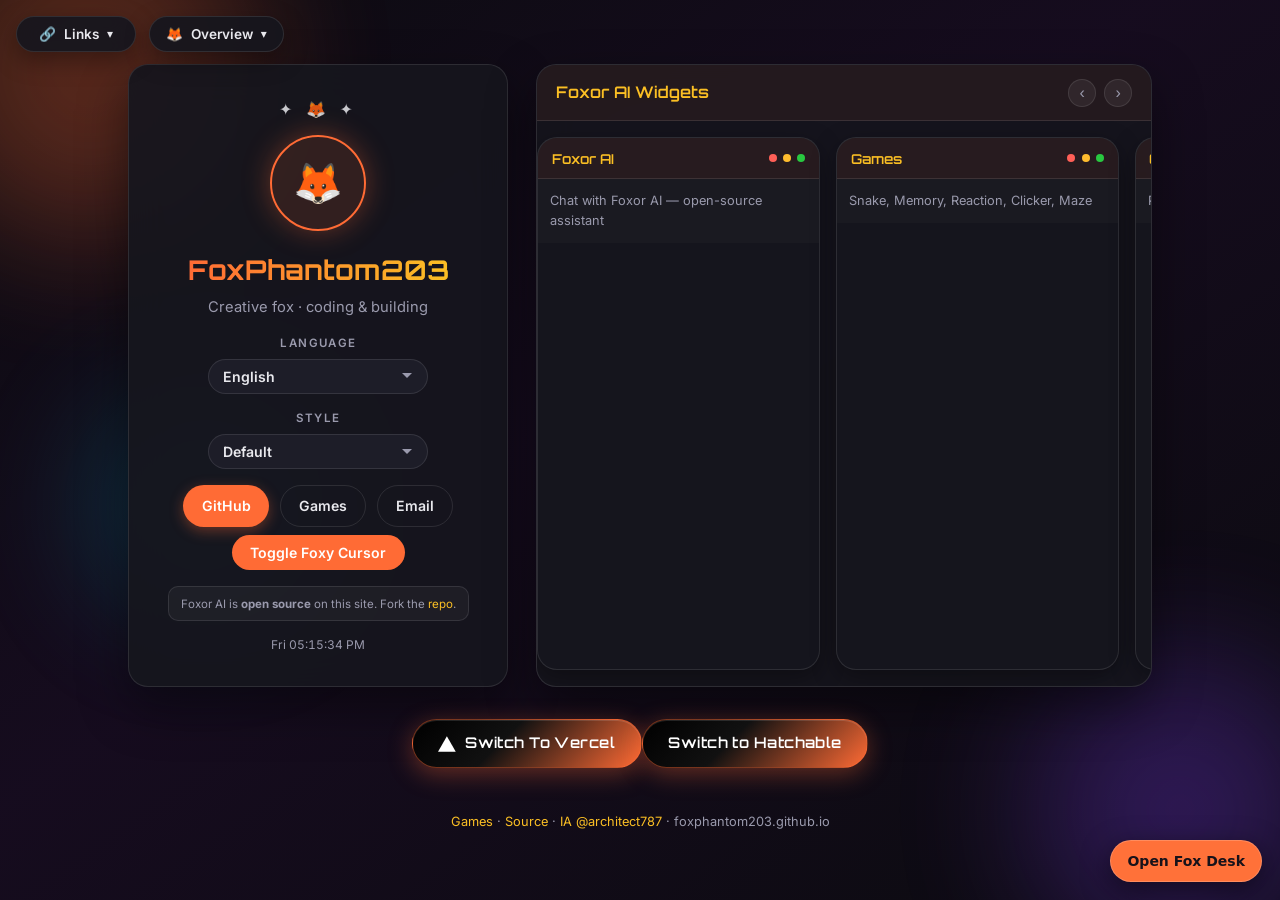
<file: index.html>
<!DOCTYPE html>
<html lang="en">
<head>
<meta charset="UTF-8">
<meta name="viewport" content="width=device-width, initial-scale=1.0">
<meta name="description" content="FoxPhantom203 — Creative fox portfolio with Foxor AI widgets and multiple styles.">
<title>FoxPhantom203 | Foxor AI</title>
<link rel="preconnect" href="https://fonts.googleapis.com">
<link href="https://fonts.googleapis.com/css2?family=Inter:wght@400;500;600;700&family=Orbitron:wght@500;700&family=Fredoka:wght@400;500;600;700&family=Share+Tech+Mono&family=Press+Start+2P&display=swap" rel="stylesheet">
<link rel="stylesheet" href="styles.css">
  <link rel="stylesheet" href="immersive.css">
</head>
<body data-style="default">
<div class="orb orb-1" aria-hidden="true"></div>
<div class="orb orb-2" aria-hidden="true"></div>
<div class="orb orb-3" aria-hidden="true"></div>

<!-- Packed links — fixed top-left corner -->
<div class="packed-links" id="packedLinks">
  <button type="button" class="packed-btn" id="packedBtn" aria-expanded="false" aria-controls="packedMenu">
    <span class="packed-icon">🔗</span>
    <span class="packed-text" data-i18n="links">Links</span>
    <span class="packed-chevron">▾</span>
  </button>
  <div class="packed-menu" id="packedMenu" role="menu">
    <a href="https://archive.org/details/@architect787" target="_blank" rel="noopener noreferrer" class="packed-item" role="menuitem">
      <span class="packed-item-icon">🏛️</span>
      <span>
        <strong data-i18n="ia">Internet Archive</strong>
        <small>@architect787</small>
      </span>
    </a>
    <a href="#" class="packed-item mock" title="Mock YouTube channel" role="menuitem">
      <span class="packed-item-icon">▶️</span>
      <span>
        <strong data-i18n="ytFox">YouTube · FoxPhantom</strong>
        <small data-i18n="comingSoonMock">Mock channel · coming soon</small>
      </span>
    </a>
    <a href="#" class="packed-item mock" title="Mock YouTube channel" role="menuitem">
      <span class="packed-item-icon">🎮</span>
      <span>
        <strong data-i18n="ytGames">YouTube · Games & Builds</strong>
        <small data-i18n="comingSoonMock">Mock channel · coming soon</small>
      </span>
    </a>
    <a href="https://github.com/FoxPhantom203" target="_blank" rel="noopener noreferrer" class="packed-item" role="menuitem">
      <span class="packed-item-icon">💻</span>
      <span>
        <strong>GitHub</strong>
        <small>@FoxPhantom203</small>
      </span>
    </a>
    <div class="packed-item coming-soon" role="menuitem">
      <span class="packed-item-icon">✨</span>
      <span>
        <strong data-i18n="moreLinks">More links</strong>
        <small data-i18n="comingSoon">Coming soon…</small>
      </span>
    </div>
  </div>
</div>

<!-- Foxor ecosystem overview -->
<div class="overview-links" id="overviewLinks">
  <button type="button" class="overview-btn" aria-haspopup="true" aria-expanded="false">
    <span aria-hidden="true">🦊</span>
    <span>Overview</span>
    <span class="overview-chevron" aria-hidden="true">▾</span>
  </button>
  <div class="overview-menu" role="menu" aria-label="Foxor apps">
    <div class="overview-heading">Apps</div>
    <a class="overview-item" href="https://foxphantom203.github.io/foxor-search" role="menuitem"><strong>Foxor Search</strong><small>Search</small></a>
    <a class="overview-item" href="https://foxphantom203.github.io/foxor-random/" role="menuitem"><strong>Foxor Random</strong><small>Random ideas, no pressure</small></a>
    <a class="overview-item" href="https://foxphantom203.github.io/foxor-code" role="menuitem"><strong>Foxor Code</strong><small>Code</small></a>
    <a class="overview-item" href="https://foxphantom203.github.io/foxlearn/" role="menuitem"><strong>FoxLearn</strong><small>Learning</small></a>
    <a class="overview-item" href="https://universal-editor-203.github.io" role="menuitem"><strong>Amber Editor</strong><small>Universal editor</small></a>
  </div>
</div>

<div class="page">
  <aside class="profile">
    <div class="deco-row" aria-hidden="true">✦ 🦊 ✦</div>
    <div class="avatar-wrap" id="avatar" role="button" tabindex="0" aria-label="Fox avatar">🦊</div>
    <h1>FoxPhantom203</h1>
    <p class="tagline" data-i18n="tagline">Creative fox · coding & building</p>

    <!-- Language -->
    <div class="styles-panel lang-panel">
      <label class="styles-label" for="langSelect" data-i18n="language">Language</label>
      <select id="langSelect" class="style-select" aria-label="Choose language">
        <option value="en">English (US)</option>
        <option value="ru">Русский</option>
        <option value="tr">Türkçe</option>
        <option value="no">Norsk</option>
        <option value="lt">Lietuvių</option>
        <option value="ar">العربية</option>
        <option value="ja">日本語</option>
        <option value="ko">한국어</option>
        <option value="zh-Hans">简体中文</option>
        <option value="zh-Hant">繁體中文</option>
        <option value="la">Latina</option>
        <option value="cu">Црькъвьнословѣньскъ</option>
        <option value="shx">Shakespearean English</option>
        <option value="lol">LOLCAT</option>
        <option value="en-AU">English (Australia)</option>
      </select>
    </div>

    <!-- Styles feature -->
    <div class="styles-panel">
      <label class="styles-label" for="styleSelect" data-i18n="style">Style</label>
      <select id="styleSelect" class="style-select" aria-label="Choose site style">
        <option value="default" data-i18n="styleDefault">Default</option>
        <option value="playful" data-i18n="stylePlayful">Playful Minimalism</option>
        <option value="scifi" data-i18n="styleScifi">Sci-Fi Dystopia</option>
        <option value="voxel" data-i18n="styleVoxel">Voxel</option>
        <option value="aurora" data-i18n="styleAurora">Aurora</option>
      </select>
    </div>

    <div class="links">
      <a href="https://github.com/FoxPhantom203" target="_blank" rel="noopener">GitHub</a>
      <a class="secondary" href="games/" data-i18n="games">Games</a>
      <a class="secondary" href="mailto:foxphantom203@tutamail.com" data-i18n="email">Email</a>
    </div>
    <button type="button" class="cursor-toggle" id="cursorToggle" data-i18n="toggleCursor">Toggle Foxy Cursor</button>
    <p class="oss"><span data-i18n="ossBefore">Foxor AI is</span> <strong data-i18n="ossStrong">open source</strong> <span data-i18n="ossAfter">on this site. Fork the</span> <a href="https://github.com/FoxPhantom203/foxphantom203.github.io" target="_blank" rel="noopener" data-i18n="repo">repo</a>.</p>
    <div class="clock" id="clock"></div>
  </aside>
  <div class="widget-container">
    <div class="widget-header">
      <span class="widget-title" data-i18n="widgetsTitle">Foxor AI Widgets</span>
      <div class="widget-nav">
        <button class="widget-nav-btn prev" aria-label="Previous">‹</button>
        <button class="widget-nav-btn next" aria-label="Next">›</button>
      </div>
    </div>
    <div class="widget-scroll">
      <div class="window material-window"><div class="window-header material-header"><span class="window-title">Foxor AI</span><div class="window-controls"><span class="window-dot"></span><span class="window-dot"></span><span class="window-dot"></span></div></div><div class="window-content material-content" data-i18n="wFoxor">Chat with Foxor AI — open-source assistant</div></div>
      <div class="window"><div class="window-header"><span class="window-title" data-i18n="games">Games</span><div class="window-controls"><span class="window-dot"></span><span class="window-dot"></span><span class="window-dot"></span></div></div><div class="window-content" data-i18n="wGames">Snake, Memory, Reaction, Clicker, Maze</div></div>
      <div class="window"><div class="window-header"><span class="window-title" data-i18n="codeSamples">Code Samples</span><div class="window-controls"><span class="window-dot"></span><span class="window-dot"></span><span class="window-dot"></span></div></div><div class="window-content">Python, JavaScript, Rust, Go, Java</div></div>
      <div class="window"><div class="window-header"><span class="window-title" data-i18n="projects">Projects</span><div class="window-controls"><span class="window-dot"></span><span class="window-dot"></span><span class="window-dot"></span></div></div><div class="window-content" data-i18n="wProjects">Web pages and creative builds</div></div>
      <div class="window"><div class="window-header"><span class="window-title" data-i18n="about">About</span><div class="window-controls"><span class="window-dot"></span><span class="window-dot"></span><span class="window-dot"></span></div></div><div class="window-content" data-i18n="wAbout">FoxPhantom203 creative portfolio</div></div>
      <div class="window"><div class="window-header"><span class="window-title" data-i18n="contact">Contact</span><div class="window-controls"><span class="window-dot"></span><span class="window-dot"></span><span class="window-dot"></span></div></div><div class="window-content" data-i18n="wContact">Email & GitHub for collaboration</div></div>
    </div>
  </div>
  <div class="switch-vercel-wrap">
    <a class="switch-vercel-btn" id="switchVercel" href="https://foxphantom203-two.vercel.app" target="_blank" rel="noopener noreferrer">
      <svg class="vercel-mark" viewBox="0 0 76 65" aria-hidden="true"><path d="M37.5274 0L75.0548 65H0L37.5274 0Z"/></svg>
      <span data-i18n="switchVercel">Switch To Vercel</span>
    </a>
    <a class="switch-vercel-btn switch-hatchable-btn" id="switchHatchable" href="https://foxphantom203.hatchable.site/?_hbpvclear=1" target="_blank" rel="noopener noreferrer">
      <span>Switch to Hatchable</span>
    </a>
  </div>
  <footer>
    <a href="games/" data-i18n="games">Games</a> ·
    <a href="https://github.com/FoxPhantom203/foxphantom203.github.io" data-i18n="source">Source</a> ·
    <a href="https://archive.org/details/@architect787" target="_blank" rel="noopener">IA @architect787</a> ·
    foxphantom203.github.io
  </footer>
</div>
<script src="app.js?v=languages-2"></script>
<script src="immersive.js"></script>
</body>
</html>
</file>
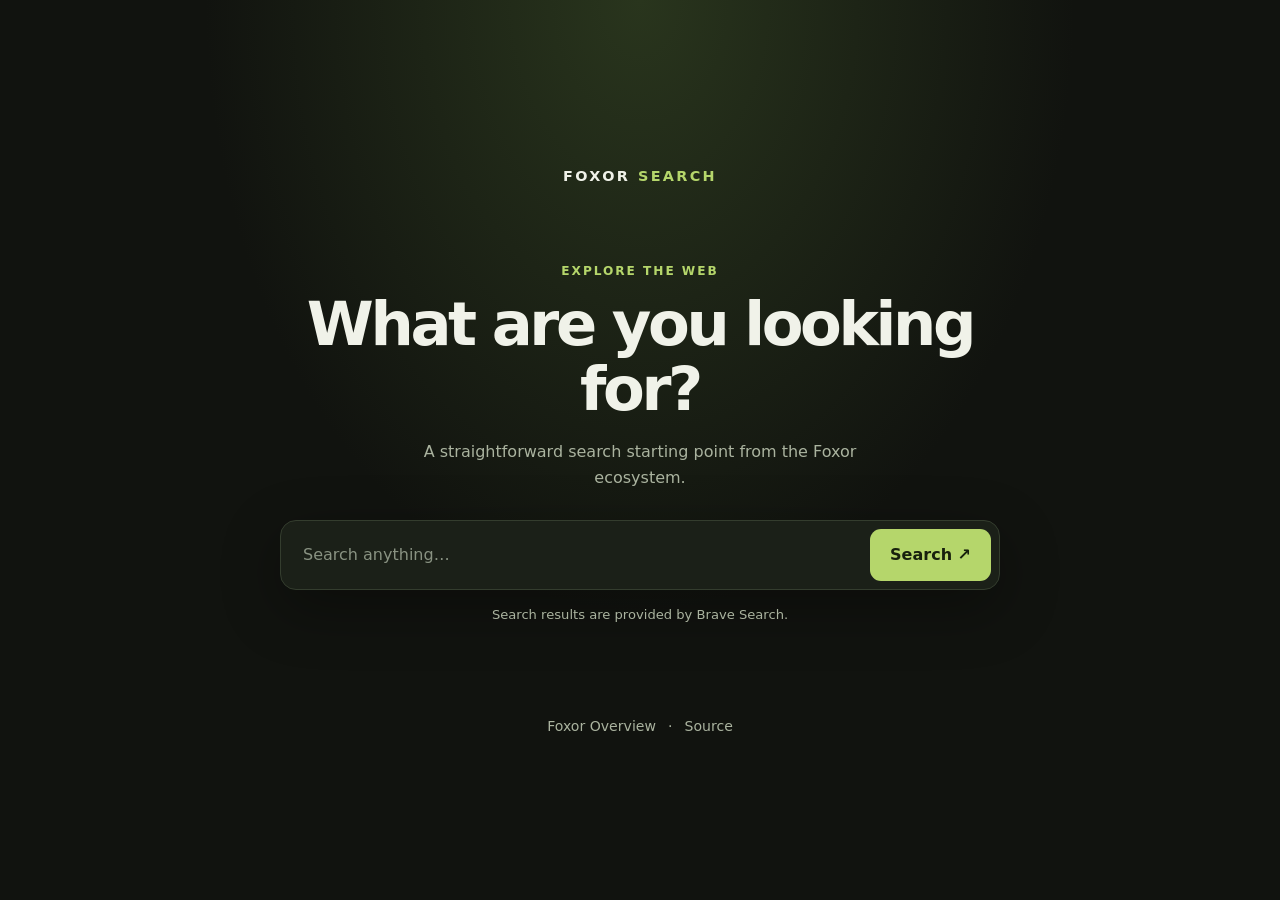
<file: foxor-search/index.html>
<!DOCTYPE html>
<html lang="en">
<head>
  <meta charset="UTF-8">
  <meta name="viewport" content="width=device-width, initial-scale=1">
  <meta name="description" content="Foxor Search — a clean, simple way to search the web.">
  <meta name="theme-color" content="#11130f">
  <title>Foxor Search</title>
  <link rel="stylesheet" href="styles.css">
</head>
<body>
  <main class="shell">
    <a class="brand" href="https://foxphantom203.github.io/foxor/" aria-label="Foxor Overview">FOXOR<span>SEARCH</span></a>
    <p class="eyebrow">Explore the web</p>
    <h1>What are you looking for?</h1>
    <p class="subtitle">A straightforward search starting point from the Foxor ecosystem.</p>
    <form id="searchForm" class="search-form" role="search">
      <label class="visually-hidden" for="query">Search the web</label>
      <input id="query" name="q" type="search" placeholder="Search anything…" autocomplete="off" required>
      <button type="submit">Search <span aria-hidden="true">↗</span></button>
    </form>
    <p class="provider-note">Search results are provided by Brave Search.</p>
    <footer>
      <a href="https://foxphantom203.github.io/foxor/">Foxor Overview</a>
      <span>·</span>
      <a href="https://github.com/FoxPhantom203/foxphantom203.github.io/tree/main/foxor-search">Source</a>
    </footer>
  </main>
  <script src="app.js"></script>
</body>
</html>
</file>
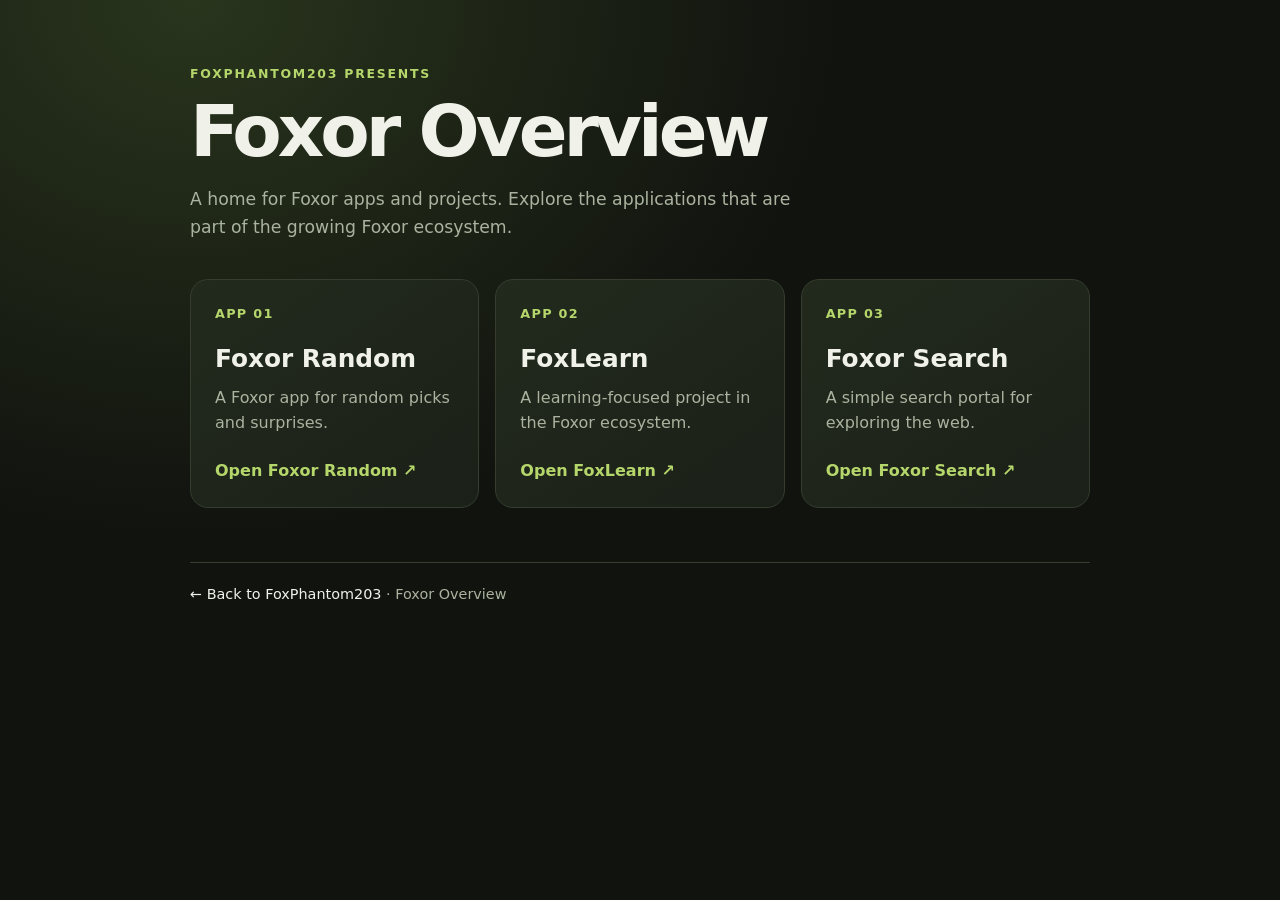
<file: foxor/index.html>
<!DOCTYPE html>
<html lang="en">
<head>
  <meta charset="UTF-8">
  <meta name="viewport" content="width=device-width, initial-scale=1">
  <meta name="description" content="Foxor Overview — a directory of Foxor apps and projects by FoxPhantom203.">
  <title>Foxor Overview</title>
  <style>
    :root { color-scheme: dark; --bg:#11130f; --panel:#1b2018; --line:#343d2e; --text:#f0f2e9; --muted:#aab39f; --accent:#b5d66b; }
    * { box-sizing:border-box; }
    body { margin:0; min-height:100vh; background:radial-gradient(ellipse at 15% 0%,#29351d 0,transparent 42%),var(--bg); color:var(--text); font:16px/1.6 Inter,ui-sans-serif,system-ui,sans-serif; }
    main { width:min(900px,calc(100% - 36px)); margin:0 auto; padding:64px 0 48px; }
    .eyebrow { color:var(--accent); font-size:.78rem; font-weight:700; letter-spacing:.14em; text-transform:uppercase; }
    h1 { margin:10px 0 8px; font-size:clamp(2.5rem,8vw,4.5rem); line-height:1.04; letter-spacing:-.055em; }
    .intro { max-width:620px; color:var(--muted); font-size:1.08rem; }
    .apps { display:grid; grid-template-columns:repeat(auto-fit,minmax(min(100%,280px),1fr)); gap:16px; margin-top:38px; }
    .app { display:flex; flex-direction:column; min-height:210px; padding:24px; background:linear-gradient(145deg,#222a1d,var(--panel)); border:1px solid var(--line); border-radius:18px; transition:transform .2s ease,border-color .2s ease; }
    .app:hover { transform:translateY(-3px); border-color:var(--accent); }
    .number { color:var(--accent); font-size:.8rem; font-weight:700; letter-spacing:.1em; }
    h2 { margin:14px 0 6px; font-size:1.55rem; }
    .app p { margin:0 0 22px; color:var(--muted); }
    .open { align-self:flex-start; margin-top:auto; color:var(--accent); font-weight:700; text-decoration:none; }
    .open:hover { text-decoration:underline; }
    footer { margin-top:54px; padding-top:20px; border-top:1px solid var(--line); color:var(--muted); font-size:.9rem; }
    footer a { color:var(--text); text-decoration:none; }
    footer a:hover { color:var(--accent); }
    @media(prefers-reduced-motion:reduce) { *,*::before,*::after { transition:none !important; } }
  </style>
</head>
<body>
  <main>
    <div class="eyebrow">FoxPhantom203 presents</div>
    <h1>Foxor Overview</h1>
    <p class="intro">A home for Foxor apps and projects. Explore the applications that are part of the growing Foxor ecosystem.</p>
    <section class="apps" aria-label="Foxor applications">
      <article class="app">
        <div class="number">APP 01</div>
        <h2>Foxor Random</h2>
        <p>A Foxor app for random picks and surprises.</p>
        <a class="open" href="https://foxphantom203.github.io/foxor-random/">Open Foxor Random ↗</a>
      </article>
      <article class="app">
        <div class="number">APP 02</div>
        <h2>FoxLearn</h2>
        <p>A learning-focused project in the Foxor ecosystem.</p>
        <a class="open" href="https://foxphantom203.github.io/foxlearn/">Open FoxLearn ↗</a>
      </article>
      <article class="app">
        <div class="number">APP 03</div>
        <h2>Foxor Search</h2>
        <p>A simple search portal for exploring the web.</p>
        <a class="open" href="https://foxphantom203.github.io/foxor-search/">Open Foxor Search ↗</a>
      </article>
    </section>
    <footer><a href="https://foxphantom203.github.io/">← Back to FoxPhantom203</a><span> · Foxor Overview</span></footer>
  </main>
</body>
</html>
</file>
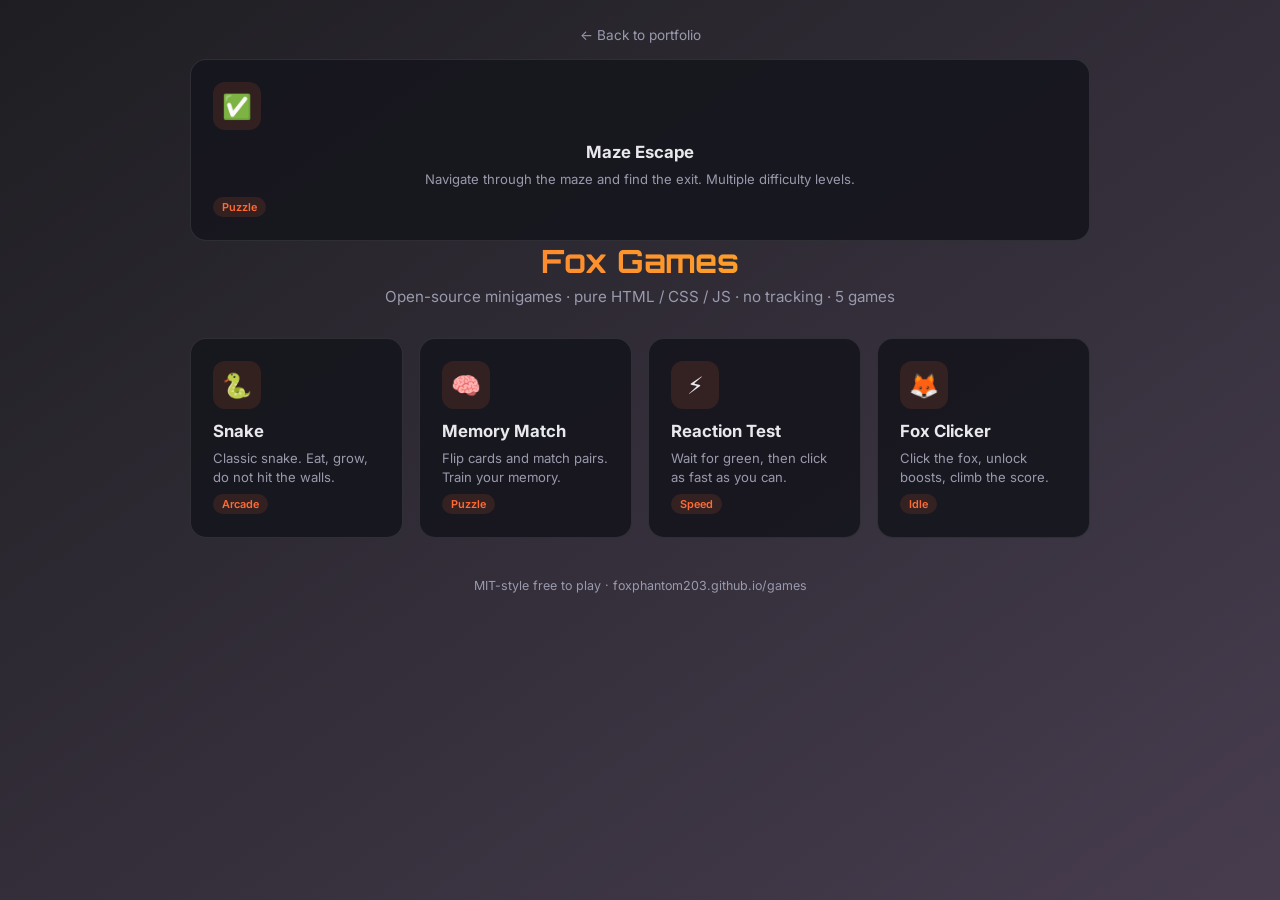
<file: games/index.html>
<!DOCTYPE html>
<html lang="en">
<head>
  <meta charset="UTF-8">
  <meta name="viewport" content="width=device-width, initial-scale=1.0">
  <title>Games | FoxPhantom203</title>
  <meta name="description" content="Open-source minigames by FoxPhantom203 — Snake, Memory, Reaction, Clicker.">
  <link rel="canonical" href="https://foxphantom203.github.io/games/">
  <link href="https://fonts.googleapis.com/css2?family=Inter:wght@400;600;700&family=Orbitron:wght@600;700&display=swap" rel="stylesheet">
  <style>
    :root {
      --bg: #0b0b0f; --surface: rgba(22,22,30,0.92); --text: #e8e8ed;
      --muted: #9a9aad; --accent: #ff6b35; --accent2: #fbbf24; --border: rgba(255,255,255,0.1);
    }
    * { box-sizing: border-box; margin: 0; padding: 0; }
    body {
      font-family: Inter, system-ui, sans-serif; color: var(--text);
      min-height: 100dvh;
      background: linear-gradient(145deg, rgba(11,11,15,0.92), rgba(25,12,35,0.8)),
        url("https://images.unsplash.com/photo-1451187580459-43490279c0fa?auto=format&fit=crop&w=1920&q=80") center/cover fixed;
      padding: 1.5rem;
    }
    .wrap { max-width: 900px; margin: 0 auto; }
    header { text-align: center; margin-bottom: 2rem; }
    header a.back {
      display: inline-flex; align-items: center; gap: 0.4rem; color: var(--muted);
      text-decoration: none; font-size: 0.85rem; margin-bottom: 1rem;
    }
    header a.back:hover { color: var(--accent); }
    h1 {
      font-family: Orbitron, sans-serif; font-size: clamp(1.5rem, 4vw, 2rem);
      background: linear-gradient(90deg, var(--accent), var(--accent2));
      -webkit-background-clip: text; -webkit-text-fill-color: transparent; background-clip: text;
    }
    .sub { color: var(--muted); margin-top: 0.4rem; font-size: 0.95rem; }
    .grid {
      display: grid; grid-template-columns: repeat(auto-fill, minmax(200px, 1fr)); gap: 1rem;
    }
    .card {
      background: var(--surface); border: 1px solid var(--border); border-radius: 1rem;
      padding: 1.4rem; text-decoration: none; color: inherit;
      transition: transform 0.15s, border-color 0.15s, box-shadow 0.15s;
      display: flex; flex-direction: column; gap: 0.5rem;
    }
    .card:hover {
      transform: translateY(-4px); border-color: rgba(255,107,53,0.45);
      box-shadow: 0 12px 30px rgba(0,0,0,0.35);
    }
    .card .icon {
      width: 48px; height: 48px; border-radius: 12px;
      background: rgba(255,107,53,0.12); display: grid; place-items: center;
      font-size: 1.5rem; margin-bottom: 0.25rem;
    }
    .card h2 { font-size: 1.05rem; font-weight: 700; }
    .card p { font-size: 0.82rem; color: var(--muted); line-height: 1.4; }
    .badge {
      display: inline-block; margin-top: auto; font-size: 0.68rem; font-weight: 600;
      color: var(--accent); background: rgba(255,107,53,0.12);
      padding: 0.2rem 0.55rem; border-radius: 999px; width: fit-content;
    }
    footer { text-align: center; margin-top: 2.5rem; color: var(--muted); font-size: 0.78rem; }
  </style>
</head>
<body>
  <div class="wrap">
    <header>
      <a class="back" href="../">← Back to portfolio</a>
      <a class="card" href="maze.html">
        <div class="icon">✅</div>
        <h2>Maze Escape</h2>
        <p>Navigate through the maze and find the exit. Multiple difficulty levels.</p>
        <span class="badge">Puzzle</span>
      </a>

      <h1>Fox Games</h1>
      <p class="sub">Open-source minigames · pure HTML / CSS / JS · no tracking · 5 games</p>
    </header>
    <div class="grid">
      <a class="card" href="snake.html">
        <div class="icon">🐍</div>
        <h2>Snake</h2>
        <p>Classic snake. Eat, grow, do not hit the walls.</p>
        <span class="badge">Arcade</span>
      </a>
      <a class="card" href="memory.html">
        <div class="icon">🧠</div>
        <h2>Memory Match</h2>
        <p>Flip cards and match pairs. Train your memory.</p>
        <span class="badge">Puzzle</span>
      </a>
      <a class="card" href="reaction.html">
        <div class="icon">⚡</div>
        <h2>Reaction Test</h2>
        <p>Wait for green, then click as fast as you can.</p>
        <span class="badge">Speed</span>
      </a>
      <a class="card" href="clicker.html">
        <div class="icon">🦊</div>
        <h2>Fox Clicker</h2>
        <p>Click the fox, unlock boosts, climb the score.</p>
        <span class="badge">Idle</span>
      </a>
    </div>
    <footer>MIT-style free to play · foxphantom203.github.io/games</footer>
  </div>
</body>
</html>
</file>
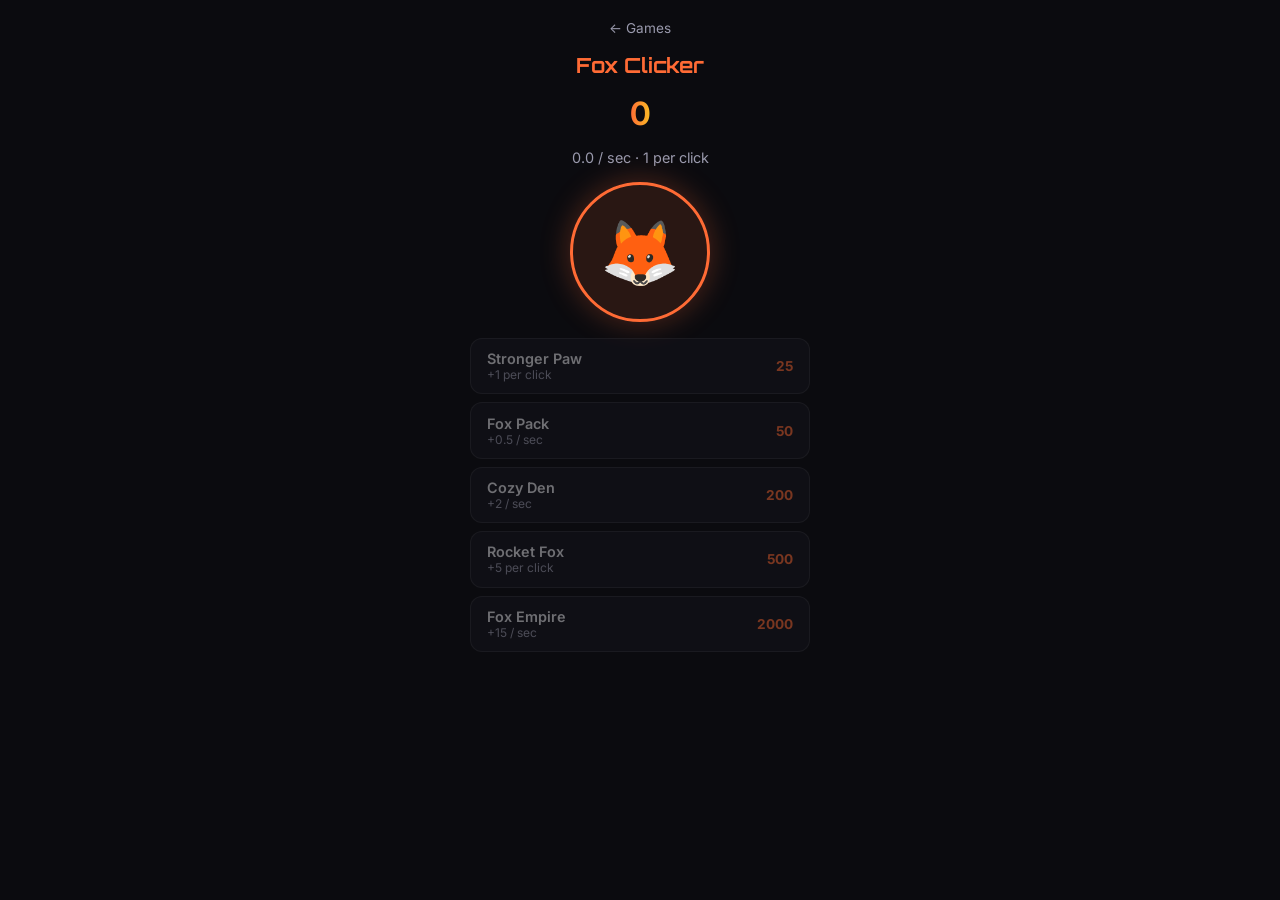
<file: games/clicker.html>
<!DOCTYPE html>
<html lang="en">
<head>
  <meta charset="UTF-8">
  <meta name="viewport" content="width=device-width, initial-scale=1.0">
  <title>Fox Clicker | Fox Games</title>
  <link href="https://fonts.googleapis.com/css2?family=Inter:wght@400;600;700&family=Orbitron:wght@600&display=swap" rel="stylesheet">
  <style>
    :root { --bg:#0b0b0f; --surface:#16161e; --accent:#ff6b35; --text:#e8e8ed; --muted:#9a9aad; }
    * { box-sizing:border-box; margin:0; padding:0; }
    body {
      font-family:Inter,system-ui,sans-serif; background:var(--bg); color:var(--text);
      min-height:100dvh; display:flex; flex-direction:column; align-items:center;
      padding:1.25rem; gap:1rem;
    }
    a { color:var(--muted); text-decoration:none; font-size:0.85rem; }
    a:hover { color:var(--accent); }
    h1 { font-family:Orbitron,sans-serif; font-size:1.3rem; color:var(--accent); }
    .score {
      font-size:2rem; font-weight:700; font-variant-numeric:tabular-nums;
      background:linear-gradient(90deg,#ff6b35,#fbbf24);
      -webkit-background-clip:text; -webkit-text-fill-color:transparent; background-clip:text;
    }
    .rate { color:var(--muted); font-size:0.9rem; }
    #fox {
      width:140px; height:140px; border-radius:50%; border:3px solid var(--accent);
      background:rgba(255,107,53,0.12); display:grid; place-items:center;
      font-size:4rem; cursor:pointer; user-select:none;
      box-shadow:0 0 30px rgba(255,107,53,0.3);
      transition:transform 0.08s;
    }
    #fox:active { transform:scale(0.92); }
    .shop {
      display:flex; flex-direction:column; gap:0.5rem; width:min(340px,94vw);
    }
    .shop button {
      display:flex; justify-content:space-between; align-items:center;
      padding:0.7rem 1rem; border-radius:12px; border:1px solid rgba(255,255,255,0.1);
      background:var(--surface); color:var(--text); font-family:inherit;
      cursor:pointer; text-align:left;
    }
    .shop button:hover:not(:disabled) { border-color:var(--accent); }
    .shop button:disabled { opacity:0.45; cursor:not-allowed; }
    .shop .name { font-weight:600; font-size:0.9rem; }
    .shop .meta { font-size:0.75rem; color:var(--muted); }
    .shop .cost { font-weight:700; color:var(--accent); font-size:0.85rem; }
  </style>
</head>
<body>
  <a href="./">← Games</a>
  <h1>Fox Clicker</h1>
  <div class="score" id="score">0</div>
  <div class="rate" id="rate">0 / sec</div>
  <div id="fox" title="Click me!">🦊</div>
  <div class="shop" id="shop"></div>
  <script>
    const state = {
      points: +(localStorage.getItem('fox_click_pts')||0),
      power: +(localStorage.getItem('fox_click_pow')||1),
      auto: +(localStorage.getItem('fox_click_auto')||0),
      bought: JSON.parse(localStorage.getItem('fox_click_bought')||'{}')
    };
    const upgrades = [
      { id:'paw', name:'Stronger Paw', desc:'+1 per click', base:25, type:'power', val:1 },
      { id:'pack', name:'Fox Pack', desc:'+0.5 / sec', base:50, type:'auto', val:0.5 },
      { id:'den', name:'Cozy Den', desc:'+2 / sec', base:200, type:'auto', val:2 },
      { id:'rocket', name:'Rocket Fox', desc:'+5 per click', base:500, type:'power', val:5 },
      { id:'empire', name:'Fox Empire', desc:'+15 / sec', base:2000, type:'auto', val:15 }
    ];

    const scoreEl = document.getElementById('score');
    const rateEl = document.getElementById('rate');
    const shop = document.getElementById('shop');

    function save() {
      localStorage.setItem('fox_click_pts', Math.floor(state.points));
      localStorage.setItem('fox_click_pow', state.power);
      localStorage.setItem('fox_click_auto', state.auto);
      localStorage.setItem('fox_click_bought', JSON.stringify(state.bought));
    }
    function costOf(u) {
      const n = state.bought[u.id] || 0;
      return Math.floor(u.base * Math.pow(1.35, n));
    }
    function render() {
      scoreEl.textContent = Math.floor(state.points).toLocaleString();
      rateEl.textContent = state.auto.toFixed(1) + ' / sec · ' + state.power + ' per click';
      shop.innerHTML = '';
      upgrades.forEach(u => {
        const n = state.bought[u.id] || 0;
        const cost = costOf(u);
        const btn = document.createElement('button');
        btn.disabled = state.points < cost;
        btn.innerHTML = '<div><div class="name">'+u.name+(n?' ×'+n:'')+'</div><div class="meta">'+u.desc+'</div></div><div class="cost">'+cost+'</div>';
        btn.onclick = () => {
          if (state.points < cost) return;
          state.points -= cost;
          state.bought[u.id] = n + 1;
          if (u.type === 'power') state.power += u.val;
          else state.auto += u.val;
          save(); render();
        };
        shop.appendChild(btn);
      });
    }
    document.getElementById('fox').addEventListener('click', () => {
      state.points += state.power;
      save(); render();
    });
    setInterval(() => {
      if (state.auto > 0) {
        state.points += state.auto / 10;
        save(); render();
      }
    }, 100);
    render();
  </script>
</body>
</html>
</file>
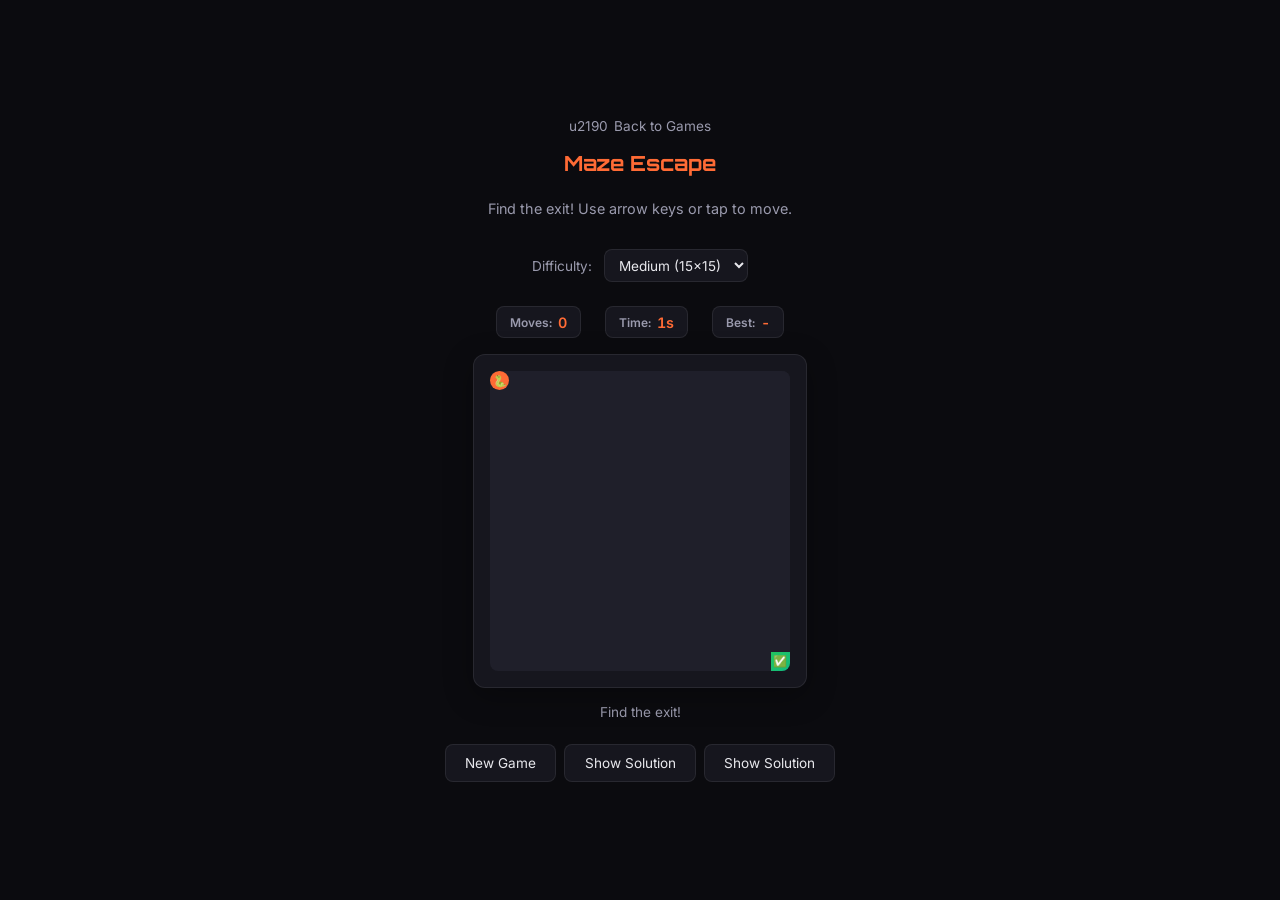
<file: games/maze.html>
<!DOCTYPE html>
<html lang="en">
<head>
  <meta charset="UTF-8">
  <meta name="viewport" content="width=device-width, initial-scale=1.0, user-scalable=no">
  <title>Maze Escape | Fox Games</title>
  <meta name="description" content="Escape the maze! Find the exit in this challenging puzzle game.">
  <link rel="canonical" href="https://foxphantom203.github.io/games/maze.html">
  <link href="https://fonts.googleapis.com/css2?family=Inter:wght@400;600;700&family=Orbitron:wght@600&display=swap" rel="stylesheet">
  <style>
    :root {
      --bg: #0b0b0f;
      --surface: #16161e;
      --surface-2: #1f1f2a;
      --text: #e8e8ed;
      --muted: #9a9aad;
      --accent: #ff6b35;
      --accent-2: #fbbf24;
      --success: #22c55e;
      --danger: #ef4444;
      --border: rgba(255, 255, 255, 0.08);
      --border-2: rgba(255, 107, 53, 0.4);
    }
    * {
      box-sizing: border-box;
      margin: 0;
      padding: 0;
    }
    body {
      font-family: Inter, system-ui, sans-serif;
      background: var(--bg);
      color: var(--text);
      min-height: 100dvh;
      display: flex;
      flex-direction: column;
      align-items: center;
      justify-content: center;
      padding: 1rem;
      gap: 1rem;
    }
    a {
      color: var(--muted);
      text-decoration: none;
      font-size: 0.85rem;
      display: flex;
      align-items: center;
      gap: 0.4rem;
    }
    a:hover {
      color: var(--accent);
    }
    a::before {
      content: '\u2190';
    }
    h1 {
      font-family: Orbitron, sans-serif;
      font-size: 1.3rem;
      color: var(--accent);
      margin-bottom: 0.5rem;
    }
    .sub {
      color: var(--muted);
      font-size: 0.9rem;
      margin-bottom: 1rem;
      text-align: center;
    }
    .game-container {
      position: relative;
      display: flex;
      flex-direction: column;
      align-items: center;
      gap: 1rem;
      width: 100%;
      max-width: 500px;
    }
    .maze-wrapper {
      position: relative;
      background: var(--surface);
      border-radius: 12px;
      border: 1px solid var(--border);
      padding: 1rem;
      box-shadow: 0 8px 30px rgba(0, 0, 0, 0.3);
      overflow: hidden;
    }
    #maze {
      display: grid;
      grid-template-columns: repeat(15, 1fr);
      grid-template-rows: repeat(15, 1fr);
      gap: 1px;
      background: var(--surface-2);
      border-radius: 8px;
      overflow: hidden;
      min-width: 300px;
      min-height: 300px;
      aspect-ratio: 1/1;
    }
    .cell {
      width: 100%;
      height: 100%;
      display: flex;
      align-items: center;
      justify-content: center;
      font-size: 0.7rem;
      cursor: pointer;
      transition: background-color 0.2s, transform 0.1s;
      user-select: none;
      -webkit-user-select: none;
    }
    .cell:hover {
      background: rgba(255, 107, 53, 0.15);
    }
    .cell:active {
      transform: scale(0.92);
    }
    .cell.wall {
      background: var(--surface-2);
      cursor: not-allowed;
    }
    .cell.start {
      background: linear-gradient(135deg, var(--accent), var(--accent-2));
      color: var(--bg);
      font-weight: bold;
    }
    .cell.exit {
      background: linear-gradient(135deg, var(--success), #10b981);
      color: var(--bg);
      font-weight: bold;
    }
    .cell.path {
      background: rgba(255, 107, 53, 0.3);
    }
    .cell.visited {
      background: rgba(255, 107, 53, 0.2);
    }
    .cell.player {
      background: var(--accent);
      border-radius: 50%;
      color: var(--bg);
      font-weight: bold;
      z-index: 10;
    }
    .hud {
      display: flex;
      gap: 1.5rem;
      font-weight: 600;
      font-variant-numeric: tabular-nums;
      flex-wrap: wrap;
      justify-content: center;
    }
    .hud-item {
      display: flex;
      align-items: center;
      gap: 0.4rem;
      padding: 0.4rem 0.8rem;
      background: var(--surface);
      border-radius: 8px;
      border: 1px solid var(--border);
    }
    .hud-item .label {
      color: var(--muted);
      font-size: 0.75rem;
    }
    .hud-item .value {
      color: var(--accent);
      font-size: 0.9rem;
    }
    .controls {
      display: flex;
      gap: 0.5rem;
      flex-wrap: wrap;
      justify-content: center;
      margin-top: 0.5rem;
    }
    .controls button {
      padding: 0.6rem 1.2rem;
      border: none;
      border-radius: 8px;
      background: var(--surface);
      color: var(--text);
      font-family: inherit;
      font-size: 0.85rem;
      cursor: pointer;
      border: 1px solid var(--border);
      transition: all 0.2s;
    }
    .controls button:hover {
      border-color: var(--accent);
      color: var(--accent);
      background: rgba(255, 107, 53, 0.1);
    }
    .controls button:active {
      transform: scale(0.95);
    }
    .msg {
      color: var(--muted);
      font-size: 0.85rem;
      text-align: center;
      min-height: 1.2em;
    }
    .msg.success {
      color: var(--success);
    }
    .msg.danger {
      color: var(--danger);
    }
    .difficulty-selector {
      display: flex;
      align-items: center;
      gap: 0.75rem;
      margin-bottom: 0.5rem;
    }
    .difficulty-selector label {
      color: var(--muted);
      font-size: 0.85rem;
    }
    .difficulty-selector select {
      background: var(--surface);
      border: 1px solid var(--border);
      border-radius: 8px;
      color: var(--text);
      font-size: 0.85rem;
      padding: 0.4rem 0.6rem;
      font-family: inherit;
      outline: none;
      cursor: pointer;
    }
    .difficulty-selector select:focus {
      border-color: var(--accent);
    }
    .difficulty-selector select option {
      background: var(--surface-2);
    }
    @media (max-width: 480px) {
      .controls {
        flex-direction: column;
        width: 100%;
      }
      .controls button {
        width: 100%;
      }
      #maze {
        grid-template-columns: repeat(10, 1fr);
        grid-template-rows: repeat(10, 1fr);
      }
    }
  </style>
</head>
<body>
  <a href="./">Back to Games</a>
  <div class="game-container">
    <h1>Maze Escape</h1>
    <p class="sub">Find the exit! Use arrow keys or tap to move.</p>
    
    <div class="difficulty-selector">
      <label for="difficulty">Difficulty:</label>
      <select id="difficulty">
        <option value="easy">Easy (10x10)</option>
        <option value="medium" selected>Medium (15x15)</option>
        <option value="hard">Hard (20x20)</option>
      </select>
    </div>
    
    <div class="hud">
      <div class="hud-item">
        <span class="label">Moves:</span>
        <span class="value" id="moves">0</span>
      </div>
      <div class="hud-item">
        <span class="label">Time:</span>
        <span class="value" id="time">0s</span>
      </div>
      <div class="hud-item">
        <span class="label">Best:</span>
        <span class="value" id="best">-</span>
      </div>
    </div>
    
    <div class="maze-wrapper">
      <div id="maze"></div>
    </div>
    
    <p class="msg" id="msg">Arrow keys or tap adjacent cells to move. Find the exit!</p>
    
    <div class="controls">
      <button id="newGame">New Game</button>
      <button id="solve">Show Solution</button>
      <button id="togglePath">Toggle Path</button>
    </div>
  </div>

  <script>
    (function() {
      const mazeEl = document.getElementById('maze');
      const movesEl = document.getElementById('moves');
      const timeEl = document.getElementById('time');
      const bestEl = document.getElementById('best');
      const msgEl = document.getElementById('msg');
      const newGameBtn = document.getElementById('newGame');
      const solveBtn = document.getElementById('solve');
      const togglePathBtn = document.getElementById('togglePath');
      const difficultySel = document.getElementById('difficulty');

      let maze = [];
      let playerPos = { x: 0, y: 0 };
      let exitPos = { x: 0, y: 0 };
      let moves = 0;
      let startTime = Date.now();
      let timerInterval;
      let showPath = false;
      let solutionPath = [];
      let size = 15;

      // Difficulty settings
      const difficultySettings = {
        easy: { size: 10, wallDensity: 0.3 },
        medium: { size: 15, wallDensity: 0.4 },
        hard: { size: 20, wallDensity: 0.5 }
      };

      // Load best score from localStorage
      let bestScore = localStorage.getItem('mazeEscapeBest') || null;
      if (bestScore) {
        bestEl.textContent = bestScore + 's';
      }

      // Generate a new maze
      function generateMaze() {
        const settings = difficultySettings[difficultySel.value];
        size = settings.size;
        const wallDensity = settings.wallDensity;

        // Create empty maze
        maze = Array(size).fill().map(() => Array(size).fill(0));

        // Place walls randomly
        for (let y = 0; y < size; y++) {
          for (let x = 0; x < size; x++) {
            if (Math.random() < wallDensity) {
              maze[y][x] = 1; // Wall
            }
          }
        }

        // Ensure there's a path from start to exit
        // Start at top-left, exit at bottom-right
        playerPos = { x: 0, y: 0 };
        exitPos = { x: size - 1, y: size - 1 };
        maze[playerPos.y][playerPos.x] = 0; // Start is always open
        maze[exitPos.y][exitPos.x] = 0; // Exit is always open

        // Find a path using BFS and clear walls along the path
        const path = findPath(playerPos, exitPos);
        if (path.length === 0) {
          // No path found, try again
          return generateMaze();
        }

        // Clear walls along the path
        for (const pos of path) {
          maze[pos.y][pos.x] = 0;
        }

        // Add some more walls for challenge
        for (let y = 0; y < size; y++) {
          for (let x = 0; x < size; x++) {
            if (Math.random() < wallDensity * 0.3 && maze[y][x] === 0) {
              // Don't block the direct path
              if (!path.some(p => p.x === x && p.y === y)) {
                maze[y][x] = 1;
              }
            }
          }
        }

        // Ensure start and exit are still open
        maze[playerPos.y][playerPos.x] = 0;
        maze[exitPos.y][exitPos.x] = 0;

        return maze;
      }

      // Find path using BFS
      function findPath(start, end) {
        const queue = [{ ...start, path: [] }];
        const visited = new Set();
        visited.add(`${start.x},${start.y}`);

        const directions = [[0, -1], [1, 0], [0, 1], [-1, 0]];

        while (queue.length > 0) {
          const current = queue.shift();

          if (current.x === end.x && current.y === end.y) {
            return current.path;
          }

          for (const [dx, dy] of directions) {
            const nx = current.x + dx;
            const ny = current.y + dy;

            if (nx >= 0 && nx < size && ny >= 0 && ny < size && 
                maze[ny][nx] === 0 && 
                !visited.has(`${nx},${ny}`)) {
              visited.add(`${nx},${ny}`);
              queue.push({
                x: nx,
                y: ny,
                path: [...current.path, { x: nx, y: ny }]
              });
            }
          }
        }

        return [];
      }

      // Find solution path
      function findSolutionPath() {
        const start = { ...playerPos };
        const end = { ...exitPos };
        const queue = [{ ...start, path: [] }];
        const visited = new Set();
        visited.add(`${start.x},${start.y}`);

        const directions = [[0, -1], [1, 0], [0, 1], [-1, 0]];

        while (queue.length > 0) {
          const current = queue.shift();

          if (current.x === end.x && current.y === end.y) {
            return current.path;
          }

          for (const [dx, dy] of directions) {
            const nx = current.x + dx;
            const ny = current.y + dy;

            if (nx >= 0 && nx < size && ny >= 0 && ny < size && 
                maze[ny][nx] === 0 && 
                !visited.has(`${nx},${ny}`)) {
              visited.add(`${nx},${ny}`);
              queue.push({
                x: nx,
                y: ny,
                path: [...current.path, { x: nx, y: ny }]
              });
            }
          }
        }

        return [];
      }

      // Render the maze
      function renderMaze() {
        mazeEl.innerHTML = '';
        mazeEl.style.gridTemplateColumns = `repeat(${size}, 1fr)`;
        mazeEl.style.gridTemplateRows = `repeat(${size}, 1fr)`;

        for (let y = 0; y < size; y++) {
          for (let x = 0; x < size; x++) {
            const cell = document.createElement('div');
            cell.className = 'cell';
            cell.dataset.x = x;
            cell.dataset.y = y;

            if (maze[y][x] === 1) {
              cell.classList.add('wall');
            } else if (x === playerPos.x && y === playerPos.y) {
              cell.classList.add('player');
              cell.textContent = '\uD83D\uDC0D';
            } else if (x === exitPos.x && y === exitPos.y) {
              cell.classList.add('exit');
              cell.textContent = '\u2705';
            } else if (x === 0 && y === 0) {
              cell.classList.add('start');
              cell.textContent = '\u25B6';
            } else if (showPath && solutionPath.some(p => p.x === x && p.y === y)) {
              cell.classList.add('path');
            }

            cell.addEventListener('click', () => handleCellClick(x, y));
            mazeEl.appendChild(cell);
          }
        }
      }

      // Handle cell click
      function handleCellClick(x, y) {
        if (maze[y][x] === 1) return; // Can't move through walls

        const dx = Math.abs(x - playerPos.x);
        const dy = Math.abs(y - playerPos.y);

        // Only allow adjacent moves (not diagonal)
        if ((dx === 1 && dy === 0) || (dx === 0 && dy === 1)) {
          movePlayer(x, y);
        }
      }

      // Move player
      function movePlayer(x, y) {
        if (maze[y][x] === 1) return;

        playerPos.x = x;
        playerPos.y = y;
        moves++;
        movesEl.textContent = moves;

        if (playerPos.x === exitPos.x && playerPos.y === exitPos.y) {
          gameWon();
        }

        renderMaze();
      }

      // Game won
      function gameWon() {
        clearInterval(timerInterval);
        const elapsed = Math.floor((Date.now() - startTime) / 1000);
        timeEl.textContent = elapsed + 's';

        // Update best score
        if (bestScore === null || elapsed < parseInt(bestScore)) {
          bestScore = elapsed;
          bestEl.textContent = elapsed + 's';
          localStorage.setItem('mazeEscapeBest', elapsed);
        }

        msgEl.textContent = `You escaped in ${elapsed} seconds with ${moves} moves!`;
        msgEl.className = 'msg success';
      }

      // Start new game
      function newGame() {
        maze = generateMaze();
        moves = 0;
        movesEl.textContent = '0';
        startTime = Date.now();
        msgEl.textContent = 'Find the exit!';
        msgEl.className = 'msg';
        showPath = false;
        togglePathBtn.textContent = 'Show Solution';

        // Clear timer
        if (timerInterval) clearInterval(timerInterval);
        timerInterval = setInterval(() => {
          const elapsed = Math.floor((Date.now() - startTime) / 1000);
          timeEl.textContent = elapsed + 's';
        }, 1000);

        renderMaze();
      }

      // Show solution
      function showSolution() {
        solutionPath = findSolutionPath();
        showPath = !showPath;
        togglePathBtn.textContent = showPath ? 'Hide Solution' : 'Show Solution';
        renderMaze();
      }

      // Keyboard controls
      function handleKeyDown(e) {
        const keyMap = {
          'ArrowUp': { dx: 0, dy: -1 },
          'ArrowRight': { dx: 1, dy: 0 },
          'ArrowDown': { dx: 0, dy: 1 },
          'ArrowLeft': { dx: -1, dy: 0 },
          'w': { dx: 0, dy: -1 },
          'd': { dx: 1, dy: 0 },
          's': { dx: 0, dy: 1 },
          'a': { dx: -1, dy: 0 }
        };

        const move = keyMap[e.key.toLowerCase()];
        if (move) {
          const newX = playerPos.x + move.dx;
          const newY = playerPos.y + move.dy;
          movePlayer(newX, newY);
        }
      }

      // Initialize
      function init() {
        newGame();
        document.addEventListener('keydown', handleKeyDown);
        newGameBtn.addEventListener('click', newGame);
        solveBtn.addEventListener('click', showSolution);
        togglePathBtn.addEventListener('click', showSolution);
        difficultySel.addEventListener('change', newGame);
      }

      init();
    })();
  </script>
</body>
</html>
</file>
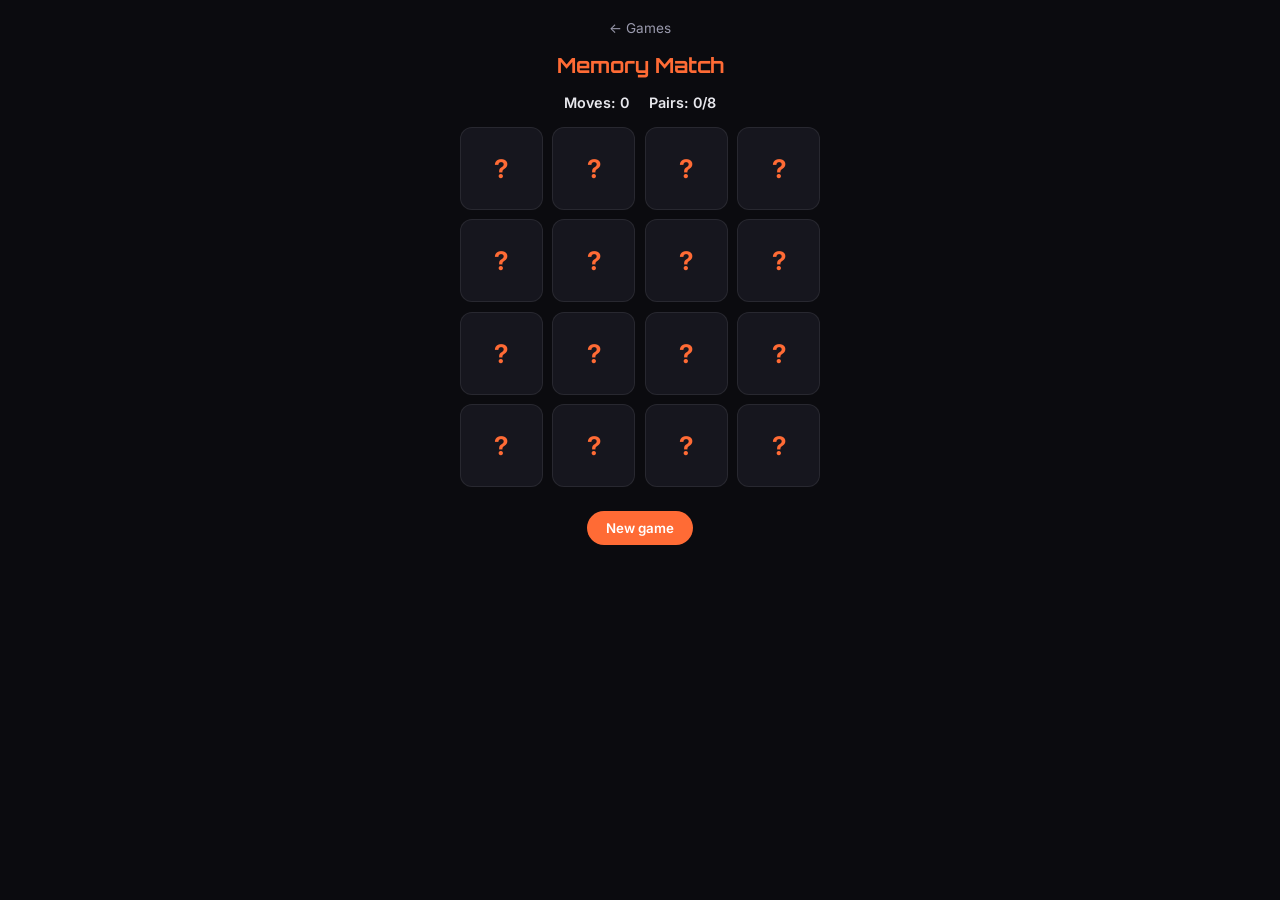
<file: games/memory.html>
<!DOCTYPE html>
<html lang="en">
<head>
  <meta charset="UTF-8">
  <meta name="viewport" content="width=device-width, initial-scale=1.0">
  <title>Memory Match | Fox Games</title>
  <link href="https://fonts.googleapis.com/css2?family=Inter:wght@400;600;700&family=Orbitron:wght@600&display=swap" rel="stylesheet">
  <style>
    :root { --bg:#0b0b0f; --surface:#16161e; --accent:#ff6b35; --text:#e8e8ed; --muted:#9a9aad; }
    * { box-sizing:border-box; margin:0; padding:0; }
    body {
      font-family:Inter,system-ui,sans-serif; background:var(--bg); color:var(--text);
      min-height:100dvh; display:flex; flex-direction:column; align-items:center;
      padding:1.25rem; gap:1rem;
    }
    a { color:var(--muted); text-decoration:none; font-size:0.85rem; }
    a:hover { color:var(--accent); }
    h1 { font-family:Orbitron,sans-serif; font-size:1.3rem; color:var(--accent); }
    .hud { display:flex; gap:1.25rem; font-weight:600; font-size:0.9rem; }
    .board {
      display:grid; grid-template-columns:repeat(4,1fr); gap:0.6rem;
      width:min(360px,92vw);
    }
    .card {
      aspect-ratio:1; border-radius:12px; cursor:pointer;
      background:var(--surface); border:1px solid rgba(255,255,255,0.08);
      display:grid; place-items:center; font-size:1.6rem;
      transition:transform 0.2s, background 0.2s; user-select:none;
      transform-style:preserve-3d;
    }
    .card:hover:not(.flipped):not(.matched) { border-color:rgba(255,107,53,0.4); }
    .card.flipped, .card.matched {
      background:linear-gradient(135deg,#2a1a12,#1e1e28);
      border-color:rgba(255,107,53,0.35);
    }
    .card.matched { opacity:0.7; pointer-events:none; }
    .card .face { display:none; }
    .card.flipped .face, .card.matched .face { display:block; }
    .card .back { color:var(--accent); font-weight:700; }
    .card.flipped .back, .card.matched .back { display:none; }
    button.restart {
      margin-top:0.5rem; padding:0.55rem 1.2rem; border:none; border-radius:999px;
      background:var(--accent); color:#fff; font-weight:600; cursor:pointer; font-family:inherit;
    }
  </style>
</head>
<body>
  <a href="./">← Games</a>
  <h1>Memory Match</h1>
  <div class="hud"><span>Moves: <span id="moves">0</span></span><span>Pairs: <span id="pairs">0</span>/8</span></div>
  <div class="board" id="board"></div>
  <button class="restart" id="restart">New game</button>
  <script>
    const icons = ['🦊','🌟','🔥','💎','🌙','⚡','🎯','🚀'];
    let cards = [], flipped = [], lock = false, moves = 0, pairs = 0;

    function shuffle(a) {
      for (let i=a.length-1;i>0;i--) { const j=Math.floor(Math.random()*(i+1)); [a[i],a[j]]=[a[j],a[i]]; }
      return a;
    }
    function build() {
      const board = document.getElementById('board');
      board.innerHTML = '';
      flipped = []; lock = false; moves = 0; pairs = 0;
      document.getElementById('moves').textContent = 0;
      document.getElementById('pairs').textContent = 0;
      cards = shuffle([...icons, ...icons]).map((icon, i) => {
        const el = document.createElement('div');
        el.className = 'card';
        el.innerHTML = '<span class="back">?</span><span class="face">'+icon+'</span>';
        el.dataset.icon = icon;
        el.addEventListener('click', () => flip(el));
        board.appendChild(el);
        return el;
      });
    }
    function flip(el) {
      if (lock || el.classList.contains('flipped') || el.classList.contains('matched')) return;
      el.classList.add('flipped');
      flipped.push(el);
      if (flipped.length < 2) return;
      moves++; document.getElementById('moves').textContent = moves;
      lock = true;
      const [a,b] = flipped;
      if (a.dataset.icon === b.dataset.icon) {
        a.classList.add('matched'); b.classList.add('matched');
        pairs++; document.getElementById('pairs').textContent = pairs;
        flipped = []; lock = false;
        if (pairs === 8) setTimeout(() => alert('You won in '+moves+' moves!'), 200);
      } else {
        setTimeout(() => {
          a.classList.remove('flipped'); b.classList.remove('flipped');
          flipped = []; lock = false;
        }, 650);
      }
    }
    document.getElementById('restart').onclick = build;
    build();
  </script>
</body>
</html>
</file>
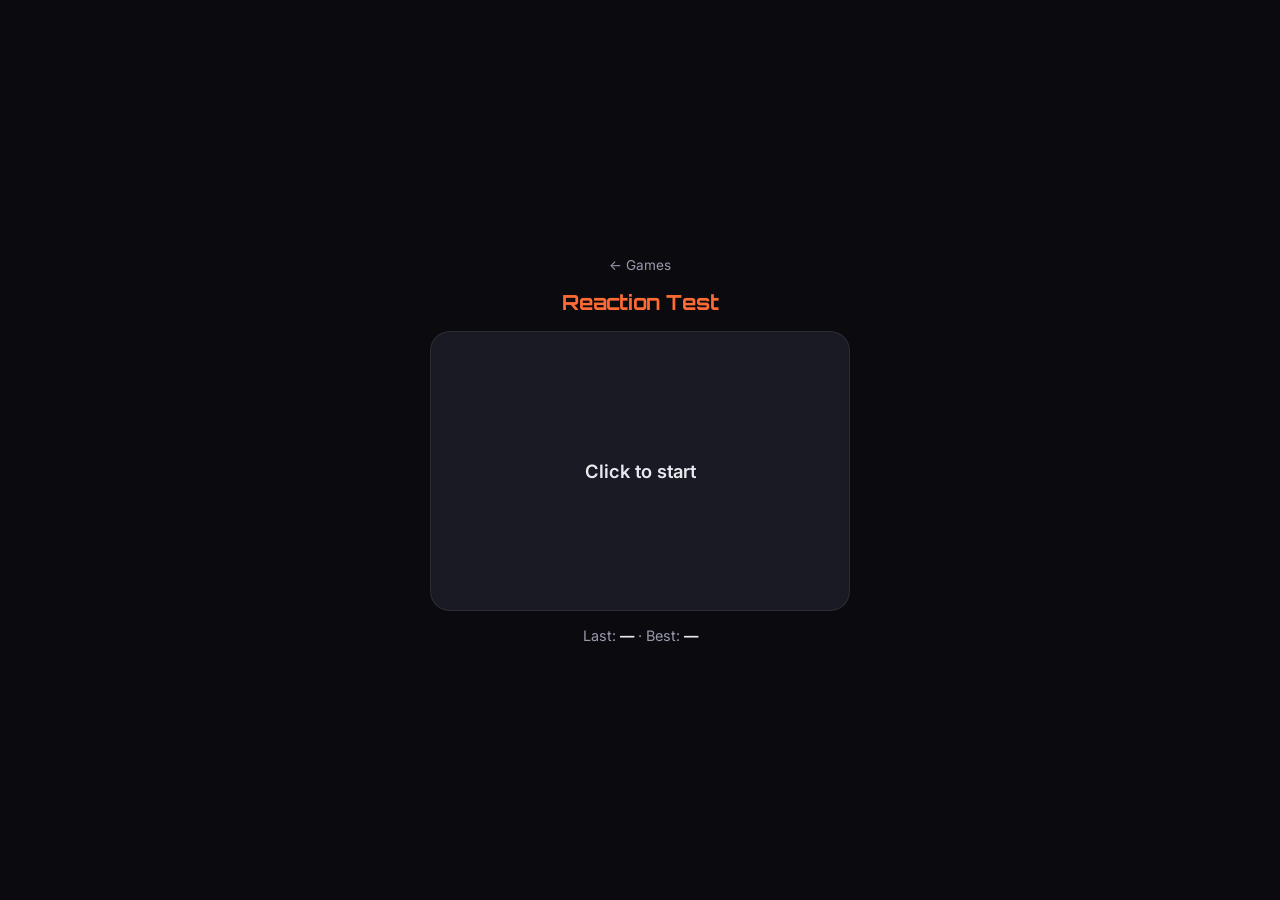
<file: games/reaction.html>
<!DOCTYPE html>
<html lang="en">
<head>
  <meta charset="UTF-8">
  <meta name="viewport" content="width=device-width, initial-scale=1.0">
  <title>Reaction Test | Fox Games</title>
  <link href="https://fonts.googleapis.com/css2?family=Inter:wght@400;600;700&family=Orbitron:wght@600&display=swap" rel="stylesheet">
  <style>
    :root { --bg:#0b0b0f; --accent:#ff6b35; --text:#e8e8ed; --muted:#9a9aad; }
    * { box-sizing:border-box; margin:0; padding:0; }
    body {
      font-family:Inter,system-ui,sans-serif; background:var(--bg); color:var(--text);
      min-height:100dvh; display:flex; flex-direction:column; align-items:center;
      justify-content:center; padding:1.25rem; gap:1rem;
    }
    a { color:var(--muted); text-decoration:none; font-size:0.85rem; }
    a:hover { color:var(--accent); }
    h1 { font-family:Orbitron,sans-serif; font-size:1.3rem; color:var(--accent); }
    #zone {
      width:min(420px,92vw); height:280px; border-radius:1.25rem;
      display:grid; place-items:center; cursor:pointer; user-select:none;
      font-size:1.15rem; font-weight:600; text-align:center; padding:1.5rem;
      transition:background 0.15s; border:1px solid rgba(255,255,255,0.08);
    }
    #zone.wait { background:#1a1a24; }
    #zone.ready { background:#b45309; }
    #zone.go { background:#15803d; }
    #zone.early { background:#7f1d1d; }
    .stats { color:var(--muted); font-size:0.9rem; text-align:center; }
    .stats strong { color:var(--text); }
  </style>
</head>
<body>
  <a href="./">← Games</a>
  <h1>Reaction Test</h1>
  <div id="zone" class="wait">Click to start</div>
  <p class="stats">Last: <strong id="last">—</strong> · Best: <strong id="best">—</strong></p>
  <script>
    const zone = document.getElementById('zone');
    const lastEl = document.getElementById('last');
    const bestEl = document.getElementById('best');
    const bestKey = 'fox_reaction_best';
    let best = +(localStorage.getItem(bestKey) || 0);
    if (best) bestEl.textContent = best + ' ms';
    let state = 'idle', timer, start;

    function set(s, text, cls) {
      state = s; zone.className = cls; zone.textContent = text;
    }

    zone.addEventListener('click', () => {
      if (state === 'idle' || state === 'result' || state === 'early') {
        clearTimeout(timer);
        set('waiting', 'Wait for green…', 'ready');
        timer = setTimeout(() => {
          start = performance.now();
          set('go', 'CLICK!', 'go');
        }, 1200 + Math.random() * 2800);
      } else if (state === 'waiting') {
        clearTimeout(timer);
        set('early', 'Too early! Click to try again', 'early');
      } else if (state === 'go') {
        const ms = Math.round(performance.now() - start);
        lastEl.textContent = ms + ' ms';
        if (!best || ms < best) {
          best = ms;
          localStorage.setItem(bestKey, best);
          bestEl.textContent = best + ' ms';
        }
        set('result', ms + ' ms — click to retry', 'wait');
      }
    });
  </script>
</body>
</html>
</file>
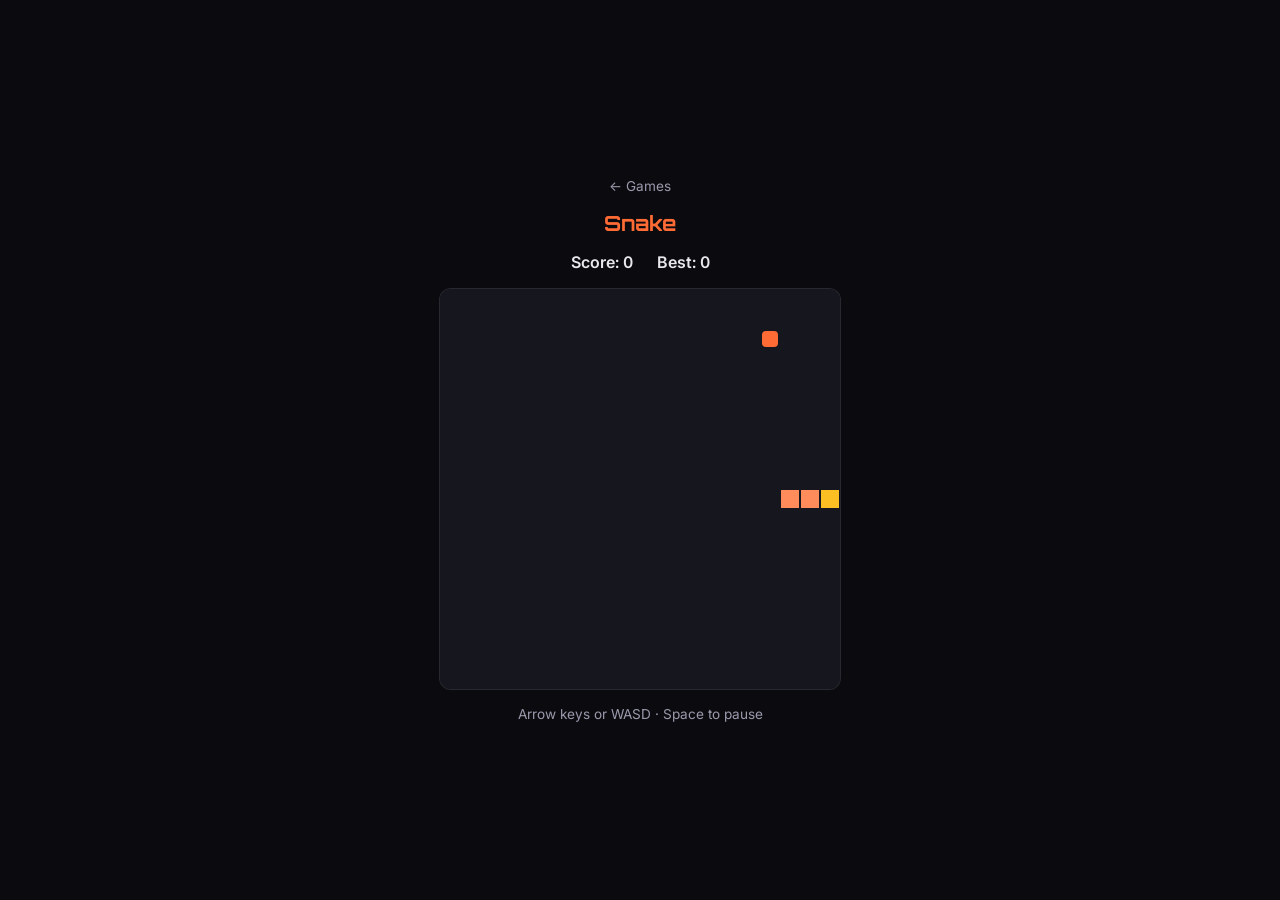
<file: games/snake.html>
<!DOCTYPE html>
<html lang="en">
<head>
  <meta charset="UTF-8">
  <meta name="viewport" content="width=device-width, initial-scale=1.0, user-scalable=no">
  <title>Snake | Fox Games</title>
  <link href="https://fonts.googleapis.com/css2?family=Inter:wght@400;600;700&family=Orbitron:wght@600&display=swap" rel="stylesheet">
  <style>
    :root { --bg:#0b0b0f; --surface:#16161e; --accent:#ff6b35; --text:#e8e8ed; --muted:#9a9aad; }
    * { box-sizing:border-box; margin:0; padding:0; }
    body {
      font-family:Inter,system-ui,sans-serif; background:var(--bg); color:var(--text);
      min-height:100dvh; display:flex; flex-direction:column; align-items:center;
      justify-content:center; padding:1rem; gap:1rem;
    }
    a { color:var(--muted); text-decoration:none; font-size:0.85rem; }
    a:hover { color:var(--accent); }
    h1 { font-family:Orbitron,sans-serif; font-size:1.3rem; color:var(--accent); }
    .hud { display:flex; gap:1.5rem; font-weight:600; font-variant-numeric:tabular-nums; }
    canvas {
      background:var(--surface); border-radius:12px; border:1px solid rgba(255,255,255,0.08);
      max-width:100%; touch-action:none;
    }
    .controls { display:none; gap:0.4rem; flex-wrap:wrap; justify-content:center; }
    @media (max-width:600px) { .controls { display:flex; } }
    .controls button {
      width:52px; height:52px; border:none; border-radius:12px;
      background:#22222e; color:#fff; font-size:1.2rem; cursor:pointer;
    }
    .controls button:active { background:var(--accent); }
    .row { display:flex; gap:0.4rem; }
    .msg { color:var(--muted); font-size:0.85rem; text-align:center; min-height:1.2em; }
  </style>
</head>
<body>
  <a href="./">← Games</a>
  <h1>Snake</h1>
  <div class="hud"><span>Score: <span id="score">0</span></span><span>Best: <span id="best">0</span></span></div>
  <canvas id="c" width="400" height="400"></canvas>
  <p class="msg" id="msg">Arrow keys or WASD · Space to pause</p>
  <div class="controls">
    <div class="row" style="width:100%;justify-content:center"><button data-d="u">▲</button></div>
    <div class="row">
      <button data-d="l">◀</button><button data-d="d">▼</button><button data-d="r">▶</button>
    </div>
  </div>
  <script>
    const canvas = document.getElementById('c');
    const ctx = canvas.getContext('2d');
    const GS = 20, N = 20;
    let snake, dir, nextDir, food, score, alive, paused, tick;
    const bestKey = 'fox_snake_best';
    document.getElementById('best').textContent = localStorage.getItem(bestKey) || 0;

    function reset() {
      snake = [{x:10,y:10},{x:9,y:10},{x:8,y:10}];
      dir = nextDir = {x:1,y:0};
      food = place();
      score = 0; alive = true; paused = false;
      document.getElementById('score').textContent = 0;
      document.getElementById('msg').textContent = 'Arrow keys or WASD · Space to pause';
    }
    function place() {
      let p;
      do { p = {x:Math.floor(Math.random()*N), y:Math.floor(Math.random()*N)}; }
      while (snake.some(s => s.x===p.x && s.y===p.y));
      return p;
    }
    function step() {
      if (!alive || paused) return;
      dir = nextDir;
      const h = {x: snake[0].x + dir.x, y: snake[0].y + dir.y};
      if (h.x<0||h.x>=N||h.y<0||h.y>=N||snake.some(s=>s.x===h.x&&s.y===h.y)) {
        alive = false;
        document.getElementById('msg').textContent = 'Game over — press R or tap to restart';
        const b = Math.max(score, +(localStorage.getItem(bestKey)||0));
        localStorage.setItem(bestKey, b);
        document.getElementById('best').textContent = b;
        return;
      }
      snake.unshift(h);
      if (h.x===food.x && h.y===food.y) {
        score++; document.getElementById('score').textContent = score;
        food = place();
      } else snake.pop();
    }
    function draw() {
      ctx.fillStyle = '#16161e'; ctx.fillRect(0,0,400,400);
      ctx.fillStyle = '#ff6b35';
      ctx.beginPath();
      ctx.roundRect(food.x*GS+2, food.y*GS+2, GS-4, GS-4, 4);
      ctx.fill();
      snake.forEach((s,i) => {
        ctx.fillStyle = i===0 ? '#fbbf24' : '#ff8c5a';
        ctx.fillRect(s.x*GS+1, s.y*GS+1, GS-2, GS-2);
      });
    }
    function loop() { step(); draw(); }
    reset(); draw();
    tick = setInterval(loop, 110);

    const map = {
      ArrowUp:{x:0,y:-1}, ArrowDown:{x:0,y:1}, ArrowLeft:{x:-1,y:0}, ArrowRight:{x:1,y:0},
      w:{x:0,y:-1}, s:{x:0,y:1}, a:{x:-1,y:0}, d:{x:1,y:0}, W:{x:0,y:-1}, S:{x:0,y:1}, A:{x:-1,y:0}, D:{x:1,y:0}
    };
    document.addEventListener('keydown', e => {
      if (e.key===' ' ) { paused=!paused; document.getElementById('msg').textContent = paused?'Paused':''; return; }
      if ((e.key==='r'||e.key==='R') && !alive) { reset(); return; }
      const nd = map[e.key];
      if (nd && (nd.x!==-dir.x || nd.y!==-dir.y)) nextDir = nd;
    });
    document.querySelectorAll('[data-d]').forEach(btn => {
      btn.addEventListener('click', () => {
        if (!alive) { reset(); return; }
        const d = btn.dataset.d;
        const nd = d==='u'?{x:0,y:-1}:d==='d'?{x:0,y:1}:d==='l'?{x:-1,y:0}:{x:1,y:0};
        if (nd.x!==-dir.x || nd.y!==-dir.y) nextDir = nd;
      });
    });
    canvas.addEventListener('click', () => { if (!alive) reset(); });
  </script>
</body>
</html>
</file>
<file: styles.css>
/* DEFAULT */
:root,[data-style="default"]{--bg:#0b0b0f;--surface:rgba(22,22,30,0.92);--surface-2:rgba(30,30,42,0.95);--text:#e8e8ed;--muted:#9a9aad;--accent:#ff6b35;--accent-2:#fbbf24;--border:rgba(255,255,255,0.1);--radius:1.25rem;--font-main:Inter,system-ui,sans-serif;--font-display:Orbitron,sans-serif;--orb-1:#ff6b35;--orb-2:#7c3aed;--orb-3:#06b6d4;--bg-image:linear-gradient(145deg,rgba(11,11,15,0.9),rgba(25,12,35,0.78) 45%,rgba(11,11,15,0.92)),url("https://images.unsplash.com/photo-1451187580459-43490279c0fa?auto=format&fit=crop&w=1920&q=80")}
[data-style="playful"]{--bg:#fef6ee;--surface:rgba(255,255,255,0.92);--surface-2:rgba(255,250,240,0.95);--text:#2d2a32;--muted:#6b6570;--accent:#ff6b9d;--accent-2:#ffc93c;--border:rgba(45,42,50,0.12);--radius:1.5rem;--font-main:"Fredoka",system-ui,sans-serif;--font-display:"Fredoka",system-ui,sans-serif;--orb-1:#ff6b9d;--orb-2:#7ed6a5;--orb-3:#74b9ff;--bg-image:linear-gradient(160deg,#fff5eb 0%,#ffe8f0 40%,#e8f8ff 100%)}
[data-style="scifi"]{--bg:#05070a;--surface:rgba(8,12,18,0.94);--surface-2:rgba(12,18,28,0.96);--text:#c8f0ff;--muted:#5a8a9a;--accent:#00f0ff;--accent-2:#ff00aa;--border:rgba(0,240,255,0.22);--radius:0.35rem;--font-main:"Share Tech Mono",ui-monospace,monospace;--font-display:"Share Tech Mono",ui-monospace,monospace;--orb-1:#00f0ff;--orb-2:#ff00aa;--orb-3:#39ff14;--bg-image:linear-gradient(180deg,rgba(5,7,10,0.92),rgba(5,12,20,0.88)),repeating-linear-gradient(0deg,transparent,transparent 2px,rgba(0,240,255,0.03) 2px,rgba(0,240,255,0.03) 4px)}
[data-style="voxel"]{--bg:#2b2b2b;--surface:#5c4033;--surface-2:#6b4f3a;--text:#f0e6d2;--muted:#c4b896;--accent:#5cb82e;--accent-2:#e0b000;--border:#1a120c;--radius:0;--font-main:"Press Start 2P",monospace;--font-display:"Press Start 2P",monospace;--orb-1:#5cb82e;--orb-2:#8b5a2b;--orb-3:#3d7a28;--bg-image:linear-gradient(180deg,rgba(135,206,235,0.95) 0%,rgba(135,206,235,0.9) 28%,rgba(126,200,80,0.95) 28%,rgba(90,154,58,0.95) 55%,rgba(61,107,40,0.98) 100%)}
[data-style="aurora"]{--bg:#060b14;--surface:rgba(10,18,36,0.88);--surface-2:rgba(14,26,48,0.94);--text:#e8f4ff;--muted:#8aa8c4;--accent:#4dffc3;--accent-2:#b87cff;--border:rgba(77,255,195,0.28);--radius:1.15rem;--font-main:Inter,system-ui,sans-serif;--font-display:Orbitron,sans-serif;--orb-1:#4dffc3;--orb-2:#b87cff;--orb-3:#5a9fff;--bg-image:radial-gradient(ellipse 100% 60% at 15% 10%,rgba(77,255,195,0.35),transparent 55%),radial-gradient(ellipse 80% 50% at 85% 15%,rgba(184,124,255,0.3),transparent 50%),radial-gradient(ellipse 90% 55% at 50% 90%,rgba(90,159,255,0.22),transparent 55%),radial-gradient(ellipse 70% 40% at 40% 40%,rgba(100,220,180,0.12),transparent 50%),linear-gradient(180deg,#060b14 0%,#0a1220 40%,#0c1830 100%)}
*,*::before,*::after{box-sizing:border-box;margin:0;padding:0}html{height:100%;scroll-behavior:smooth}body{font-family:var(--font-main);background-color:var(--bg);background-image:var(--bg-image);background-size:cover;background-position:center;background-attachment:fixed;color:var(--text);min-height:100dvh;width:100%;line-height:1.55;overflow-x:hidden;transition:background-color .45s ease,color .35s ease}.page{position:relative;z-index:1;width:100%;max-width:1100px;margin:0 auto;padding:clamp(1.25rem,3vw,2.5rem);min-height:100dvh;display:grid;grid-template-columns:1fr;gap:1.5rem;align-content:center}@media(min-width:900px){.page{grid-template-columns:minmax(280px,380px) minmax(360px,1fr);align-items:stretch;gap:1.75rem}}.orb{position:fixed;border-radius:50%;filter:blur(70px);opacity:.3;pointer-events:none;z-index:0;animation:float 14s ease-in-out infinite;transition:background .5s ease}.orb-1{width:340px;height:340px;background:var(--orb-1);top:-100px;left:-80px}.orb-2{width:300px;height:300px;background:var(--orb-2);bottom:-60px;right:-50px;animation-delay:-5s}.orb-3{width:200px;height:200px;background:var(--orb-3);top:45%;left:8%;animation-delay:-8s}@keyframes float{0%,100%{transform:translate(0,0) scale(1)}50%{transform:translate(20px,-18px) scale(1.06)}}.profile{background:var(--surface);backdrop-filter:blur(18px);-webkit-backdrop-filter:blur(18px);border:1px solid var(--border);border-radius:var(--radius);padding:2rem 1.75rem;text-align:center;box-shadow:0 20px 50px rgba(0,0,0,.45);display:flex;flex-direction:column;align-items:center;justify-content:center;transition:background .4s,border-color .4s,border-radius .35s,box-shadow .4s}.avatar-wrap{width:96px;height:96px;border-radius:50%;border:2px solid var(--accent);background:color-mix(in srgb,var(--accent) 12%,transparent);display:grid;place-items:center;margin-bottom:1.1rem;box-shadow:0 0 28px color-mix(in srgb,var(--accent) 35%,transparent);font-size:2.5rem;cursor:pointer;transition:transform .2s,border-color .3s,box-shadow .3s,border-radius .3s}.avatar-wrap:hover{transform:scale(1.05)}.deco-row{margin-bottom:.85rem;opacity:.85;letter-spacing:.3em}h1{font-family:var(--font-display);font-size:clamp(1.35rem,2.5vw,1.7rem);font-weight:700;background:linear-gradient(90deg,var(--accent),var(--accent-2));-webkit-background-clip:text;-webkit-text-fill-color:transparent;background-clip:text;margin-bottom:.3rem}.tagline{color:var(--muted);font-size:.92rem;margin-bottom:1rem}.bio{color:var(--muted);font-size:.9rem;margin-bottom:1.35rem;max-width:28ch}.styles-panel{width:100%;margin-bottom:1rem;display:flex;flex-direction:column;align-items:center;gap:.4rem}.styles-label{font-size:.72rem;text-transform:uppercase;letter-spacing:.12em;color:var(--muted);font-weight:600}.style-select{width:100%;max-width:220px;padding:.5rem .85rem;border-radius:999px;border:1px solid var(--border);background:var(--surface-2);color:var(--text);font-family:var(--font-main);font-size:.88rem;font-weight:600;cursor:pointer;appearance:none;background-image:url("data:image/svg+xml,%3Csvg xmlns='http://www.w3.org/2000/svg' width='12' height='8' viewBox='0 0 12 8'%3E%3Cpath fill='%239a9aad' d='M1 1l5 5 5-5'/%3E%3C/svg%3E");background-repeat:no-repeat;background-position:right .9rem center;padding-right:2rem;transition:border-color .2s,box-shadow .2s,border-radius .3s}.style-select:hover,.style-select:focus{border-color:var(--accent);outline:none;box-shadow:0 0 0 3px color-mix(in srgb,var(--accent) 25%,transparent)}.packed-links{position:fixed;top:1rem;left:1rem;z-index:100;width:auto;min-width:120px;max-width:220px}.packed-btn{width:100%;display:inline-flex;align-items:center;justify-content:center;gap:.5rem;padding:.55rem 1rem;border-radius:999px;border:1px solid var(--border);background:var(--surface);backdrop-filter:blur(12px);-webkit-backdrop-filter:blur(12px);color:var(--text);font-family:var(--font-main);font-weight:600;font-size:.85rem;cursor:pointer;box-shadow:0 8px 24px rgba(0,0,0,.35);transition:transform .25s cubic-bezier(.4,0,.2,1),border-color .3s,box-shadow .3s,background .3s,border-radius .3s}.packed-btn:hover,.packed-links:hover .packed-btn,.packed-links:focus-within .packed-btn{border-color:var(--accent);box-shadow:0 8px 28px color-mix(in srgb,var(--accent) 30%,transparent);background:color-mix(in srgb,var(--accent) 12%,var(--surface))}.packed-chevron{font-size:.75rem;transition:transform .35s cubic-bezier(.4,0,.2,1)}.packed-links:hover .packed-chevron,.packed-links:focus-within .packed-chevron,.packed-links.is-open .packed-chevron{transform:rotate(180deg)}.packed-menu{position:absolute;top:calc(100% + .4rem);left:0;min-width:220px;z-index:101;background:var(--surface);backdrop-filter:blur(16px);-webkit-backdrop-filter:blur(16px);border:1px solid var(--border);border-radius:1rem;box-shadow:0 16px 40px rgba(0,0,0,.5);padding:.4rem;display:flex;flex-direction:column;gap:.15rem;opacity:0;visibility:hidden;pointer-events:none;transform:translateY(-8px) scale(.97);transform-origin:top left;transition:opacity .28s cubic-bezier(.4,0,.2,1),transform .32s cubic-bezier(.34,1.2,.64,1),visibility .28s,box-shadow .3s,border-radius .3s}.packed-links:hover .packed-menu,.packed-links:focus-within .packed-menu,.packed-links.is-open .packed-menu{opacity:1;visibility:visible;pointer-events:auto;transform:translateY(0) scale(1);box-shadow:0 20px 48px rgba(0,0,0,.55),0 0 0 1px color-mix(in srgb,var(--accent) 15%,transparent)}.packed-item{display:flex;align-items:center;gap:.65rem;padding:.55rem .7rem;border-radius:.75rem;text-decoration:none;color:var(--text);opacity:0;transform:translateY(-4px);transition:background .2s,opacity .25s ease,transform .25s ease,border-radius .3s}.packed-links:hover .packed-item,.packed-links:focus-within .packed-item,.packed-links.is-open .packed-item{opacity:1;transform:translateY(0)}.packed-links:hover .packed-item:nth-child(1),.packed-links:focus-within .packed-item:nth-child(1),.packed-links.is-open .packed-item:nth-child(1){transition-delay:.04s}.packed-links:hover .packed-item:nth-child(2),.packed-links:focus-within .packed-item:nth-child(2),.packed-links.is-open .packed-item:nth-child(2){transition-delay:.07s}.packed-links:hover .packed-item:nth-child(3),.packed-links:focus-within .packed-item:nth-child(3),.packed-links.is-open .packed-item:nth-child(3){transition-delay:.1s}.packed-links:hover .packed-item:nth-child(4),.packed-links:focus-within .packed-item:nth-child(4),.packed-links.is-open .packed-item:nth-child(4){transition-delay:.13s}.packed-links:hover .packed-item:nth-child(5),.packed-links:focus-within .packed-item:nth-child(5),.packed-links.is-open .packed-item:nth-child(5){transition-delay:.16s}.packed-item:hover{background:color-mix(in srgb,var(--accent) 12%,transparent)}.packed-item-icon{font-size:1.15rem;flex-shrink:0}.packed-item strong{display:block;font-size:.82rem;font-weight:600}.packed-item small{display:block;font-size:.7rem;color:var(--muted);margin-top:.1rem}.packed-item.mock{opacity:.85}.packed-item.coming-soon{opacity:.7;cursor:default}.packed-item.coming-soon:hover{background:transparent}.links{display:flex;flex-wrap:wrap;gap:.65rem;justify-content:center;width:100%}.links a{display:inline-flex;align-items:center;gap:.45rem;padding:.55rem 1.15rem;border-radius:999px;font-weight:600;font-size:.88rem;text-decoration:none;color:#fff;background:var(--accent);box-shadow:0 4px 14px color-mix(in srgb,var(--accent) 35%,transparent);transition:transform .15s,box-shadow .15s,border-radius .3s;min-height:42px}.links a:hover{transform:translateY(-2px);box-shadow:0 8px 20px color-mix(in srgb,var(--accent) 50%,transparent)}.links a.secondary{background:transparent;border:1px solid var(--border);color:var(--text);box-shadow:none}.links a.secondary:hover{border-color:var(--accent);color:var(--accent)}.oss{margin-top:1rem;font-size:.72rem;color:var(--muted);line-height:1.4;padding:.55rem .75rem;border-radius:10px;background:rgba(255,255,255,.04);border:1px solid var(--border)}.oss a{color:var(--accent-2);text-decoration:none}.clock{margin-top:.9rem;font-size:.75rem;color:var(--muted);font-variant-numeric:tabular-nums}.cursor-toggle{background:var(--accent);border:none;padding:.55rem 1.15rem;border-radius:999px;font-weight:600;font-size:.88rem;color:#fff;cursor:pointer;margin-top:.5rem;font-family:var(--font-main);transition:border-radius .3s}.window{background:var(--surface);backdrop-filter:blur(18px);border:1px solid var(--border);border-radius:var(--radius);box-shadow:0 8px 24px rgba(0,0,0,.35);overflow:hidden;transition:transform .2s,box-shadow .2s,border-radius .35s}.window:hover{transform:translateY(-4px);box-shadow:0 12px 32px color-mix(in srgb,var(--accent) 25%,transparent);border-color:color-mix(in srgb,var(--accent) 35%,transparent)}.window-header{display:flex;align-items:center;justify-content:space-between;padding:.6rem .85rem;background:color-mix(in srgb,var(--accent) 8%,transparent);border-bottom:1px solid var(--border)}.window-title{font-family:var(--font-display);font-size:.85rem;font-weight:600;color:var(--accent-2)}.window-controls{display:flex;gap:.4rem}.window-dot{width:8px;height:8px;border-radius:50%}.window-dot:nth-child(1){background:#ff5f57}.window-dot:nth-child(2){background:#febc2e}.window-dot:nth-child(3){background:#28c840}.window-content{padding:.75rem;font-size:.8rem;color:var(--muted);background:rgba(255,255,255,.02)}.widget-container{background:var(--surface);backdrop-filter:blur(18px);border:1px solid var(--border);border-radius:var(--radius);box-shadow:0 20px 50px rgba(0,0,0,.45);max-width:100%;overflow:hidden;display:flex;flex-direction:column;min-height:0;height:100%;align-self:stretch;transition:background .4s,border-color .4s,border-radius .35s,box-shadow .4s}.widget-header{display:flex;align-items:center;justify-content:space-between;padding:.85rem 1.15rem;border-bottom:1px solid var(--border);background:color-mix(in srgb,var(--accent) 6%,transparent)}.widget-title{font-family:var(--font-display);font-size:1rem;font-weight:600;color:var(--accent-2)}.widget-nav{display:flex;gap:.5rem}.widget-nav-btn{width:28px;height:28px;border-radius:50%;border:1px solid var(--border);background:rgba(255,255,255,.06);color:var(--muted);font-size:1rem;cursor:pointer;transition:all .15s;display:grid;place-items:center}.widget-nav-btn:hover{background:var(--accent);border-color:var(--accent);color:#fff}.widget-nav-btn:active{transform:scale(.95)}.widget-scroll{display:flex;gap:1rem;padding:1rem;overflow-x:auto;overflow-y:hidden;scroll-snap-type:x mandatory;scroll-behavior:smooth;-webkit-overflow-scrolling:touch;scrollbar-width:none;flex:1;min-height:0}.widget-scroll::-webkit-scrollbar{display:none}.widget-scroll>.window{flex:0 0 calc(50% - .5rem);min-width:160px;scroll-snap-align:start}@media(max-width:800px){.widget-scroll>.window{flex:0 0 100%}}.switch-vercel-wrap{grid-column:1/-1;display:flex;justify-content:center;align-items:center;margin-top:.25rem;margin-bottom:.5rem}.switch-vercel-btn{display:inline-flex;align-items:center;gap:.55rem;padding:.75rem 1.6rem;border-radius:999px;font-family:var(--font-display);font-weight:600;font-size:.92rem;letter-spacing:.03em;text-decoration:none;color:#fff;background:linear-gradient(135deg,#000 0%,#111 40%,var(--accent) 100%);border:1px solid color-mix(in srgb,var(--accent) 45%,transparent);box-shadow:0 6px 24px color-mix(in srgb,var(--accent) 35%,transparent),inset 0 1px 0 rgba(255,255,255,.12);transition:transform .2s cubic-bezier(.4,0,.2,1),box-shadow .2s,border-color .2s,filter .2s,border-radius .3s;position:relative;overflow:hidden}.switch-vercel-btn::before{content:"";position:absolute;inset:0;background:linear-gradient(120deg,transparent 30%,rgba(255,255,255,.18) 50%,transparent 70%);transform:translateX(-120%);transition:transform .55s ease}.switch-vercel-btn:hover{transform:translateY(-3px) scale(1.03);box-shadow:0 12px 32px color-mix(in srgb,var(--accent) 50%,transparent),0 0 0 3px color-mix(in srgb,var(--accent) 15%,transparent);border-color:var(--accent);filter:brightness(1.08)}.switch-vercel-btn:hover::before{transform:translateX(120%)}.switch-vercel-btn:active{transform:translateY(-1px) scale(.98)}.switch-vercel-btn .vercel-mark{width:18px;height:18px;flex-shrink:0;fill:currentColor}footer{grid-column:1/-1;text-align:center;font-size:.8rem;color:var(--muted);padding:.5rem 0 .25rem}footer a{color:var(--accent-2);text-decoration:none}footer a:hover{text-decoration:underline}
[data-style="playful"] .orb{opacity:.45;filter:blur(55px)}[data-style="playful"] .profile,[data-style="playful"] .widget-container,[data-style="playful"] .window{box-shadow:0 12px 32px rgba(255,107,157,.15),0 4px 12px rgba(0,0,0,.06)}[data-style="playful"] .avatar-wrap{border-width:3px;box-shadow:0 0 0 4px rgba(255,107,157,.15),0 8px 24px rgba(255,107,157,.25)}
[data-style="scifi"] .orb{opacity:.22;filter:blur(80px)}[data-style="scifi"] .profile,[data-style="scifi"] .widget-container,[data-style="scifi"] .window{box-shadow:0 0 0 1px rgba(0,240,255,.15),0 0 40px rgba(0,240,255,.08),inset 0 0 30px rgba(0,240,255,.03)}[data-style="scifi"] h1{text-shadow:0 0 18px color-mix(in srgb,var(--accent) 50%,transparent)}[data-style="scifi"] .window-dot{border-radius:1px}[data-style="scifi"] .packed-btn,[data-style="scifi"] .style-select,[data-style="scifi"] .links a,[data-style="scifi"] .cursor-toggle,[data-style="scifi"] .switch-vercel-btn{border-radius:.25rem}[data-style="scifi"] .avatar-wrap{border-radius:.35rem;border-width:1px}
/* VOXEL full */
[data-style="voxel"]{image-rendering:pixelated;letter-spacing:.02em}[data-style="voxel"] .orb{opacity:.2;filter:none;border-radius:0;width:48px;height:48px;animation:voxelBob 3s steps(4) infinite}[data-style="voxel"] .orb-1{background:#5cb82e;top:12%;left:8%}[data-style="voxel"] .orb-2{background:#8b5a2b;bottom:18%;right:10%;animation-delay:-1s}[data-style="voxel"] .orb-3{background:#3d7a28;top:55%;left:70%;animation-delay:-2s}@keyframes voxelBob{0%,100%{transform:translateY(0)}50%{transform:translateY(-12px)}}[data-style="voxel"] .profile,[data-style="voxel"] .widget-container,[data-style="voxel"] .window,[data-style="voxel"] .packed-btn,[data-style="voxel"] .packed-menu,[data-style="voxel"] .style-select,[data-style="voxel"] .links a,[data-style="voxel"] .cursor-toggle,[data-style="voxel"] .switch-vercel-btn,[data-style="voxel"] .oss{border-radius:0!important;border:3px solid #1a120c;box-shadow:inset -3px -3px 0 rgba(0,0,0,.35),inset 3px 3px 0 rgba(255,255,255,.12),4px 4px 0 #0d0a08;backdrop-filter:none;-webkit-backdrop-filter:none}[data-style="voxel"] .profile{background:linear-gradient(180deg,#6b8f3a 0%,#6b8f3a 12%,#5c4033 12%,#5c4033 100%);border-color:#2a1c12}[data-style="voxel"] .widget-container{background:#4a3728;border-color:#1a120c}[data-style="voxel"] .window{background:#3d2e22;box-shadow:inset -2px -2px 0 rgba(0,0,0,.4),inset 2px 2px 0 rgba(255,255,255,.08),3px 3px 0 #0d0a08}[data-style="voxel"] .window:hover{transform:translate(-2px,-2px);box-shadow:inset -2px -2px 0 rgba(0,0,0,.4),inset 2px 2px 0 rgba(255,255,255,.08),5px 5px 0 #0d0a08;border-color:#5cb82e}[data-style="voxel"] .window-header{background:#5cb82e;border-bottom:3px solid #1a120c;padding:.5rem .65rem}[data-style="voxel"] .window-title{color:#1a120c;font-size:.52rem;text-shadow:1px 1px 0 rgba(255,255,255,.25)}[data-style="voxel"] .window-content{background:#2e2218;color:#c4b896;font-size:.48rem;line-height:1.7;padding:.65rem}[data-style="voxel"] .window-dot{border-radius:0;width:10px;height:10px;border:1px solid #1a120c}[data-style="voxel"] .window-dot:nth-child(1){background:#c0392b}[data-style="voxel"] .window-dot:nth-child(2){background:#e0b000}[data-style="voxel"] .window-dot:nth-child(3){background:#5cb82e}[data-style="voxel"] .avatar-wrap{border-radius:0;border:4px solid #1a120c;background:#5cb82e;box-shadow:inset -4px -4px 0 rgba(0,0,0,.3),inset 4px 4px 0 rgba(255,255,255,.15),4px 4px 0 #0d0a08;font-size:2.2rem}[data-style="voxel"] .avatar-wrap:hover{transform:translate(-2px,-2px);box-shadow:inset -4px -4px 0 rgba(0,0,0,.3),inset 4px 4px 0 rgba(255,255,255,.15),6px 6px 0 #0d0a08}[data-style="voxel"] h1{font-size:clamp(.65rem,1.6vw,.85rem);letter-spacing:.04em;line-height:1.5;background:none;-webkit-background-clip:unset;background-clip:unset;-webkit-text-fill-color:#e0b000;color:#e0b000;text-shadow:2px 2px 0 #1a120c,-1px -1px 0 #5cb82e}[data-style="voxel"] .deco-row{letter-spacing:.15em;font-size:.7rem;color:#5cb82e;text-shadow:1px 1px 0 #1a120c}[data-style="voxel"] .tagline,[data-style="voxel"] .bio{font-size:.48rem;line-height:1.75;color:#c4b896;max-width:32ch}[data-style="voxel"] .styles-label{font-size:.42rem;letter-spacing:.15em;color:#e0b000}[data-style="voxel"] .style-select{font-size:.48rem;padding:.55rem .7rem;padding-right:1.6rem;background:#3d2e22;color:#f0e6d2;border:3px solid #1a120c;box-shadow:inset -2px -2px 0 rgba(0,0,0,.3),inset 2px 2px 0 rgba(255,255,255,.08)}[data-style="voxel"] .style-select:hover,[data-style="voxel"] .style-select:focus{border-color:#5cb82e;box-shadow:0 0 0 2px #5cb82e}[data-style="voxel"] .packed-btn{font-size:.48rem;background:#5c4033;color:#f0e6d2;padding:.6rem .9rem}[data-style="voxel"] .packed-menu{border-radius:0;background:#3d2e22;min-width:200px}[data-style="voxel"] .packed-item{border-radius:0;font-size:.45rem}[data-style="voxel"] .packed-item strong{font-size:.45rem;color:#e0b000}[data-style="voxel"] .packed-item small{font-size:.38rem;color:#a09070}[data-style="voxel"] .packed-item:hover{background:#5cb82e;color:#1a120c}[data-style="voxel"] .packed-item:hover strong{color:#1a120c}[data-style="voxel"] .packed-item:hover small{color:#2a1c12}[data-style="voxel"] .links a{font-size:.48rem;padding:.6rem .9rem;min-height:36px;background:#5cb82e;color:#1a120c;border:3px solid #1a120c;text-shadow:none}[data-style="voxel"] .links a.secondary{background:#3d2e22;color:#f0e6d2}[data-style="voxel"] .links a:hover{transform:translate(-2px,-2px);box-shadow:5px 5px 0 #0d0a08}[data-style="voxel"] .cursor-toggle{font-size:.45rem;background:#e0b000;color:#1a120c;border:3px solid #1a120c;box-shadow:3px 3px 0 #0d0a08}[data-style="voxel"] .oss{font-size:.4rem;line-height:1.7;background:#2e2218;color:#a09070;border:3px solid #1a120c}[data-style="voxel"] .oss a{color:#e0b000}[data-style="voxel"] .clock{font-size:.42rem;color:#5cb82e;text-shadow:1px 1px 0 #1a120c}[data-style="voxel"] .widget-header{background:#5cb82e;border-bottom:3px solid #1a120c}[data-style="voxel"] .widget-title{color:#1a120c;font-size:.55rem;text-shadow:1px 1px 0 rgba(255,255,255,.2)}[data-style="voxel"] .widget-nav-btn{border-radius:0;border:2px solid #1a120c;background:#3d2e22;color:#f0e6d2;width:26px;height:26px}[data-style="voxel"] .widget-nav-btn:hover{background:#e0b000;color:#1a120c;border-color:#1a120c}[data-style="voxel"] .switch-vercel-btn{font-size:.48rem;border-radius:0;background:#5cb82e;color:#1a120c;border:3px solid #1a120c;box-shadow:4px 4px 0 #0d0a08;letter-spacing:0}[data-style="voxel"] .switch-vercel-btn:hover{transform:translate(-2px,-2px);box-shadow:6px 6px 0 #0d0a08;filter:none}[data-style="voxel"] footer{font-size:.42rem;color:#a09070}[data-style="voxel"] footer a{color:#e0b000;text-shadow:1px 1px 0 #1a120c}
/* AURORA full */
[data-style="aurora"] .orb{opacity:.4;filter:blur(100px);animation:auroraDrift 18s ease-in-out infinite}[data-style="aurora"] .orb-1{animation-duration:16s}[data-style="aurora"] .orb-2{animation-duration:22s;animation-delay:-4s}[data-style="aurora"] .orb-3{animation-duration:20s;animation-delay:-8s}@keyframes auroraDrift{0%,100%{transform:translate(0,0) scale(1);opacity:.35}33%{transform:translate(30px,-25px) scale(1.15);opacity:.5}66%{transform:translate(-20px,15px) scale(.95);opacity:.4}}[data-style="aurora"] .profile,[data-style="aurora"] .widget-container,[data-style="aurora"] .window{background:rgba(8,16,32,.75);border:1px solid rgba(77,255,195,.22);box-shadow:0 0 0 1px rgba(184,124,255,.08),0 0 48px rgba(77,255,195,.1),0 16px 48px rgba(0,0,0,.5),inset 0 1px 0 rgba(255,255,255,.06);backdrop-filter:blur(24px) saturate(1.3);-webkit-backdrop-filter:blur(24px) saturate(1.3)}[data-style="aurora"] .window:hover{border-color:rgba(77,255,195,.45);box-shadow:0 0 0 1px rgba(77,255,195,.2),0 0 40px rgba(77,255,195,.18),0 12px 36px rgba(0,0,0,.45)}[data-style="aurora"] .window-header{background:linear-gradient(90deg,rgba(77,255,195,.12),rgba(184,124,255,.1));border-bottom-color:rgba(77,255,195,.2)}[data-style="aurora"] .window-title{color:#4dffc3;text-shadow:0 0 12px rgba(77,255,195,.5)}[data-style="aurora"] .window-content{background:rgba(0,0,0,.2);color:#8aa8c4}[data-style="aurora"] .window-dot:nth-child(1){background:#ff6b9d;box-shadow:0 0 6px #ff6b9d}[data-style="aurora"] .window-dot:nth-child(2){background:#4dffc3;box-shadow:0 0 6px #4dffc3}[data-style="aurora"] .window-dot:nth-child(3){background:#b87cff;box-shadow:0 0 6px #b87cff}[data-style="aurora"] .avatar-wrap{border:2px solid #4dffc3;background:linear-gradient(145deg,rgba(77,255,195,.2),rgba(184,124,255,.15));box-shadow:0 0 32px rgba(77,255,195,.45),0 0 64px rgba(184,124,255,.25),inset 0 0 20px rgba(77,255,195,.1)}[data-style="aurora"] .avatar-wrap:hover{box-shadow:0 0 40px rgba(77,255,195,.55),0 0 80px rgba(184,124,255,.3)}[data-style="aurora"] h1{background:linear-gradient(100deg,#4dffc3,#7ec8ff,#b87cff,#4dffc3);background-size:200% auto;-webkit-background-clip:text;background-clip:text;-webkit-text-fill-color:transparent;animation:auroraText 8s linear infinite;filter:drop-shadow(0 0 12px rgba(77,255,195,.4))}@keyframes auroraText{to{background-position:200% center}}[data-style="aurora"] .deco-row{color:#4dffc3;text-shadow:0 0 10px rgba(77,255,195,.5);opacity:.9}[data-style="aurora"] .tagline{color:#8aa8c4}[data-style="aurora"] .bio{color:#7a9ab8}[data-style="aurora"] .styles-label{color:#4dffc3;letter-spacing:.18em;text-shadow:0 0 8px rgba(77,255,195,.4)}[data-style="aurora"] .style-select{background:rgba(10,20,40,.9);border-color:rgba(77,255,195,.3);color:#e8f4ff;box-shadow:0 0 16px rgba(77,255,195,.08)}[data-style="aurora"] .style-select:hover,[data-style="aurora"] .style-select:focus{border-color:#4dffc3;box-shadow:0 0 0 3px rgba(77,255,195,.2),0 0 20px rgba(77,255,195,.15)}[data-style="aurora"] .packed-btn{background:rgba(10,20,40,.85);border-color:rgba(77,255,195,.3);box-shadow:0 0 20px rgba(77,255,195,.12),0 8px 24px rgba(0,0,0,.4)}[data-style="aurora"] .packed-links:hover .packed-btn,[data-style="aurora"] .packed-links:focus-within .packed-btn{border-color:#4dffc3;box-shadow:0 0 28px rgba(77,255,195,.3);background:rgba(77,255,195,.12)}[data-style="aurora"] .packed-menu{background:rgba(8,16,32,.95);border-color:rgba(77,255,195,.25);box-shadow:0 0 40px rgba(77,255,195,.12),0 16px 40px rgba(0,0,0,.55)}[data-style="aurora"] .packed-item:hover{background:rgba(77,255,195,.12)}[data-style="aurora"] .packed-item strong{color:#e8f4ff}[data-style="aurora"] .packed-item small{color:#7a9ab8}[data-style="aurora"] .links a{background:linear-gradient(135deg,#4dffc3,#3ad4a8);color:#061018;box-shadow:0 4px 20px rgba(77,255,195,.35)}[data-style="aurora"] .links a:hover{box-shadow:0 8px 28px rgba(77,255,195,.5)}[data-style="aurora"] .links a.secondary{background:transparent;border-color:rgba(184,124,255,.4);color:#e8f4ff;box-shadow:none}[data-style="aurora"] .links a.secondary:hover{border-color:#b87cff;color:#b87cff;box-shadow:0 0 16px rgba(184,124,255,.25)}[data-style="aurora"] .cursor-toggle{background:linear-gradient(135deg,#b87cff,#9a5fe0);color:#fff;box-shadow:0 4px 18px rgba(184,124,255,.4)}[data-style="aurora"] .oss{background:rgba(77,255,195,.06);border-color:rgba(77,255,195,.2);color:#8aa8c4}[data-style="aurora"] .oss a{color:#4dffc3;text-shadow:0 0 8px rgba(77,255,195,.4)}[data-style="aurora"] .clock{color:#4dffc3;text-shadow:0 0 10px rgba(77,255,195,.4)}[data-style="aurora"] .widget-header{background:linear-gradient(90deg,rgba(77,255,195,.1),rgba(184,124,255,.08));border-bottom-color:rgba(77,255,195,.2)}[data-style="aurora"] .widget-title{color:#4dffc3;text-shadow:0 0 14px rgba(77,255,195,.45)}[data-style="aurora"] .widget-nav-btn{border-color:rgba(77,255,195,.25);background:rgba(77,255,195,.08);color:#8aa8c4}[data-style="aurora"] .widget-nav-btn:hover{background:#4dffc3;border-color:#4dffc3;color:#061018;box-shadow:0 0 12px rgba(77,255,195,.5)}[data-style="aurora"] .switch-vercel-btn{background:linear-gradient(135deg,#0a1220 0%,#142038 40%,#4dffc3 100%);border-color:rgba(77,255,195,.45);box-shadow:0 6px 28px rgba(77,255,195,.3);color:#fff}[data-style="aurora"] .switch-vercel-btn:hover{box-shadow:0 12px 36px rgba(77,255,195,.45),0 0 0 3px rgba(77,255,195,.15)}[data-style="aurora"] footer{color:#7a9ab8}[data-style="aurora"] footer a{color:#4dffc3;text-shadow:0 0 8px rgba(77,255,195,.35)}[data-style="aurora"] footer a:hover{color:#b87cff;text-shadow:0 0 10px rgba(184,124,255,.4)}


/* Foxor Overview hover menu */
.overview-links{position:fixed;top:1rem;left:9.3rem;z-index:100;width:auto;max-width:250px}
.overview-btn{display:inline-flex;align-items:center;justify-content:center;gap:.5rem;padding:.55rem 1rem;border:1px solid var(--border);border-radius:999px;background:var(--surface);backdrop-filter:blur(12px);-webkit-backdrop-filter:blur(12px);color:var(--text);font:600 .85rem var(--font-main);cursor:pointer;box-shadow:0 8px 24px rgba(0,0,0,.35);transition:border-color .25s,box-shadow .25s,background .25s}
.overview-btn:hover,.overview-links:hover .overview-btn,.overview-links:focus-within .overview-btn{border-color:var(--accent);background:color-mix(in srgb,var(--accent) 12%,var(--surface));box-shadow:0 8px 28px color-mix(in srgb,var(--accent) 30%,transparent)}
.overview-chevron{font-size:.75rem;transition:transform .3s}
.overview-links:hover .overview-chevron,.overview-links:focus-within .overview-chevron{transform:rotate(180deg)}
.overview-menu{position:absolute;top:calc(100% + .4rem);left:0;min-width:235px;padding:.5rem;background:var(--surface);backdrop-filter:blur(16px);-webkit-backdrop-filter:blur(16px);border:1px solid var(--border);border-radius:1rem;box-shadow:0 16px 40px rgba(0,0,0,.5);display:flex;flex-direction:column;gap:.15rem;opacity:0;visibility:hidden;pointer-events:none;transform:translateY(-8px) scale(.97);transform-origin:top left;transition:opacity .22s,transform .25s,visibility .22s}
.overview-links:hover .overview-menu,.overview-links:focus-within .overview-menu{opacity:1;visibility:visible;pointer-events:auto;transform:translateY(0) scale(1)}
.overview-heading{padding:.4rem .65rem .3rem;color:var(--accent-2);font:700 .72rem var(--font-display);letter-spacing:.08em;text-transform:uppercase}
.overview-item{display:flex;flex-direction:column;gap:.05rem;padding:.55rem .65rem;border-radius:.7rem;color:var(--text);text-decoration:none;transition:background .18s,transform .18s}
.overview-item:hover{background:color-mix(in srgb,var(--accent) 14%,transparent);transform:translateX(3px)}
.overview-item strong{font-size:.82rem;font-weight:650}
.overview-item small{font-size:.7rem;color:var(--muted)}
[data-style="voxel"] .overview-btn,[data-style="voxel"] .overview-menu{border-radius:0;border:3px solid #1a120c;box-shadow:inset -3px -3px 0 rgba(0,0,0,.35),inset 3px 3px 0 rgba(255,255,255,.12),4px 4px 0 #0d0a08;backdrop-filter:none}
[data-style="voxel"] .overview-btn{font-size:.48rem;background:#5c4033;color:#f0e6d2;padding:.6rem .9rem}
[data-style="voxel"] .overview-menu{background:#3d2e22}
[data-style="voxel"] .overview-heading{font-size:.48rem;color:#e0b000}
[data-style="voxel"] .overview-item{border-radius:0}
[data-style="voxel"] .overview-item strong{font-size:.45rem;color:#e0b000}
[data-style="voxel"] .overview-item small{font-size:.38rem;color:#a09070}
[data-style="voxel"] .overview-item:hover{background:#5cb82e}
[data-style="aurora"] .overview-btn{background:rgba(10,20,40,.85);border-color:rgba(77,255,195,.3);box-shadow:0 0 20px rgba(77,255,195,.12),0 8px 24px rgba(0,0,0,.4)}
[data-style="aurora"] .overview-menu{background:rgba(8,16,32,.96);border-color:rgba(77,255,195,.25);box-shadow:0 0 40px rgba(77,255,195,.12),0 16px 40px rgba(0,0,0,.55)}
[data-style="aurora"] .overview-heading{color:#4dffc3}
@media(max-width:520px){.overview-links{left:8.2rem}.overview-btn{padding:.55rem .75rem;font-size:.78rem}.overview-menu{min-width:210px}}
</file>
<file: immersive.css>
/* Fox Desk: optional immersive fidget desktop */
#desk-launch{position:fixed;right:18px;bottom:18px;z-index:9000;padding:12px 16px;border:1px solid #ffffff30;border-radius:999px;background:#ff7139;color:#17121a;font:700 14px system-ui;box-shadow:0 8px 28px #0008;cursor:pointer}
#immersive-desk{position:fixed;inset:0;z-index:8999;display:none;overflow:hidden;color:#f7f4ff;font:14px/1.45 Inter,system-ui,sans-serif;background:radial-gradient(ellipse at 15% 15%,#67418b99,transparent 38%),radial-gradient(ellipse at 85% 85%,#14778688,transparent 40%),linear-gradient(135deg,#11121b,#20202e 55%,#121820)}
#immersive-desk.is-open{display:block}.desk-topbar{position:absolute;inset:0 0 auto;height:44px;display:flex;align-items:center;justify-content:space-between;padding:0 16px;background:#101018b8;backdrop-filter:blur(16px);border-bottom:1px solid #ffffff1c}.desk-btn{border:1px solid #ffffff2a;background:#ffffff12;color:inherit;border-radius:9px;padding:7px 10px;cursor:pointer}.desk-btn:hover{background:#ffffff25}.desk-window{position:absolute;width:min(340px,calc(100vw - 24px));border:1px solid #ffffff30;border-radius:14px;background:#1b1c29ed;box-shadow:0 22px 60px #0007;overflow:hidden;backdrop-filter:blur(18px)}.desk-window.wide{width:min(430px,calc(100vw - 24px))}.desk-titlebar{display:flex;align-items:center;justify-content:space-between;padding:10px 12px;background:#ffffff0b;border-bottom:1px solid #ffffff16;cursor:grab;touch-action:none;user-select:none}.desk-titlebar:active{cursor:grabbing}.desk-controls{display:flex;gap:5px}.desk-controls button{width:24px;height:24px;border:0;border-radius:7px;background:#ffffff16;color:white;cursor:pointer}.desk-content{padding:14px}.desk-muted{color:#b6b6c8;font-size:12px}.desk-count{font-size:40px;font-weight:800;margin:8px 0}.desk-row{display:flex;flex-wrap:wrap;gap:8px;align-items:center}.desk-bubbles{display:grid;grid-template-columns:repeat(6,minmax(0,1fr));gap:7px;margin-top:12px}.desk-bubble{aspect-ratio:1;border-radius:50%;border:1px solid #ffffff55;background:radial-gradient(circle at 35% 25%,#fff9,#ffffff16 45%,#ff8b6b55);cursor:pointer;transition:transform .12s}.desk-bubble:active{transform:scale(.82)}.desk-bubble.popped{background:#ffffff08;border-style:dashed;transform:scale(.92)}.desk-range{width:100%;accent-color:#ff7b45}.desk-note{width:100%;min-height:100px;resize:vertical;border:1px solid #ffffff25;border-radius:10px;padding:10px;background:#0d0e18;color:#fff;font:inherit}.desk-taskbar{position:absolute;left:50%;bottom:12px;transform:translateX(-50%);display:flex;gap:7px;padding:7px;border:1px solid #ffffff25;border-radius:16px;background:#11121bbf;backdrop-filter:blur(20px)}.desk-taskbar button{border:0;border-radius:10px;padding:9px 12px;background:#ffffff12;color:#fff;cursor:pointer}.desk-taskbar button:hover{background:#ff713940}.desk-help{position:absolute;left:14px;bottom:14px;color:#ffffff9e;font-size:11px}.desk-window.is-minimized{display:none}@media(max-width:600px){.desk-help{display:none}.desk-window{max-height:50vh;overflow:auto}.desk-taskbar{left:8px;right:8px;transform:none;overflow:auto}.desk-taskbar button{white-space:nowrap}}@media(prefers-reduced-motion:reduce){.desk-bubble{transition:none}}
</file>
<file: foxor-search/styles.css>
:root {
  color-scheme: dark;
  --bg: #11130f;
  --panel: #1b2018;
  --line: #343d2e;
  --text: #f0f2e9;
  --muted: #aab39f;
  --accent: #b5d66b;
}
* { box-sizing: border-box; }
body {
  margin: 0;
  min-height: 100vh;
  display: grid;
  place-items: center;
  padding: 28px 18px;
  color: var(--text);
  background: radial-gradient(ellipse at 50% 0%, #29351d 0, transparent 48%), var(--bg);
  font: 16px/1.6 Inter, ui-sans-serif, system-ui, sans-serif;
}
.shell { width: min(720px, 100%); text-align: center; }
.brand {
  display: inline-flex;
  gap: 8px;
  color: var(--text);
  font-size: .9rem;
  font-weight: 800;
  letter-spacing: .16em;
  text-decoration: none;
}
.brand span { color: var(--accent); }
.eyebrow {
  margin: 74px 0 10px;
  color: var(--accent);
  font-size: .76rem;
  font-weight: 700;
  letter-spacing: .16em;
  text-transform: uppercase;
}
h1 { margin: 0; font-size: clamp(2.2rem, 7vw, 3.8rem); line-height: 1.08; letter-spacing: -.055em; }
.subtitle { margin: 16px auto 30px; color: var(--muted); max-width: 500px; }
.search-form {
  display: flex;
  gap: 10px;
  padding: 8px;
  border: 1px solid var(--line);
  border-radius: 16px;
  background: var(--panel);
  box-shadow: 0 18px 60px #0005;
}
input {
  min-width: 0;
  flex: 1;
  padding: 13px 14px;
  border: 0;
  outline: 0;
  color: var(--text);
  background: transparent;
  font: inherit;
}
input::placeholder { color: #899282; }
input:focus-visible { outline: 2px solid var(--accent); outline-offset: 2px; border-radius: 8px; }
button {
  padding: 12px 20px;
  border: 0;
  border-radius: 11px;
  color: #17200d;
  background: var(--accent);
  font: inherit;
  font-weight: 800;
  cursor: pointer;
}
button:hover { filter: brightness(1.08); }
button:focus-visible, a:focus-visible { outline: 2px solid var(--accent); outline-offset: 4px; }
.provider-note { margin: 14px 0 0; color: var(--muted); font-size: .82rem; }
footer {
  display: flex;
  justify-content: center;
  gap: 12px;
  margin-top: 90px;
  color: var(--muted);
  font-size: .88rem;
}
footer a { color: var(--muted); text-decoration: none; }
footer a:hover { color: var(--accent); }
.visually-hidden {
  position: absolute; width: 1px; height: 1px; padding: 0; margin: -1px;
  overflow: hidden; clip: rect(0,0,0,0); white-space: nowrap; border: 0;
}
@media (max-width: 480px) {
  .search-form { flex-direction: column; }
  button { width: 100%; }
  .eyebrow { margin-top: 56px; }
  footer { margin-top: 64px; }
}
</file>
